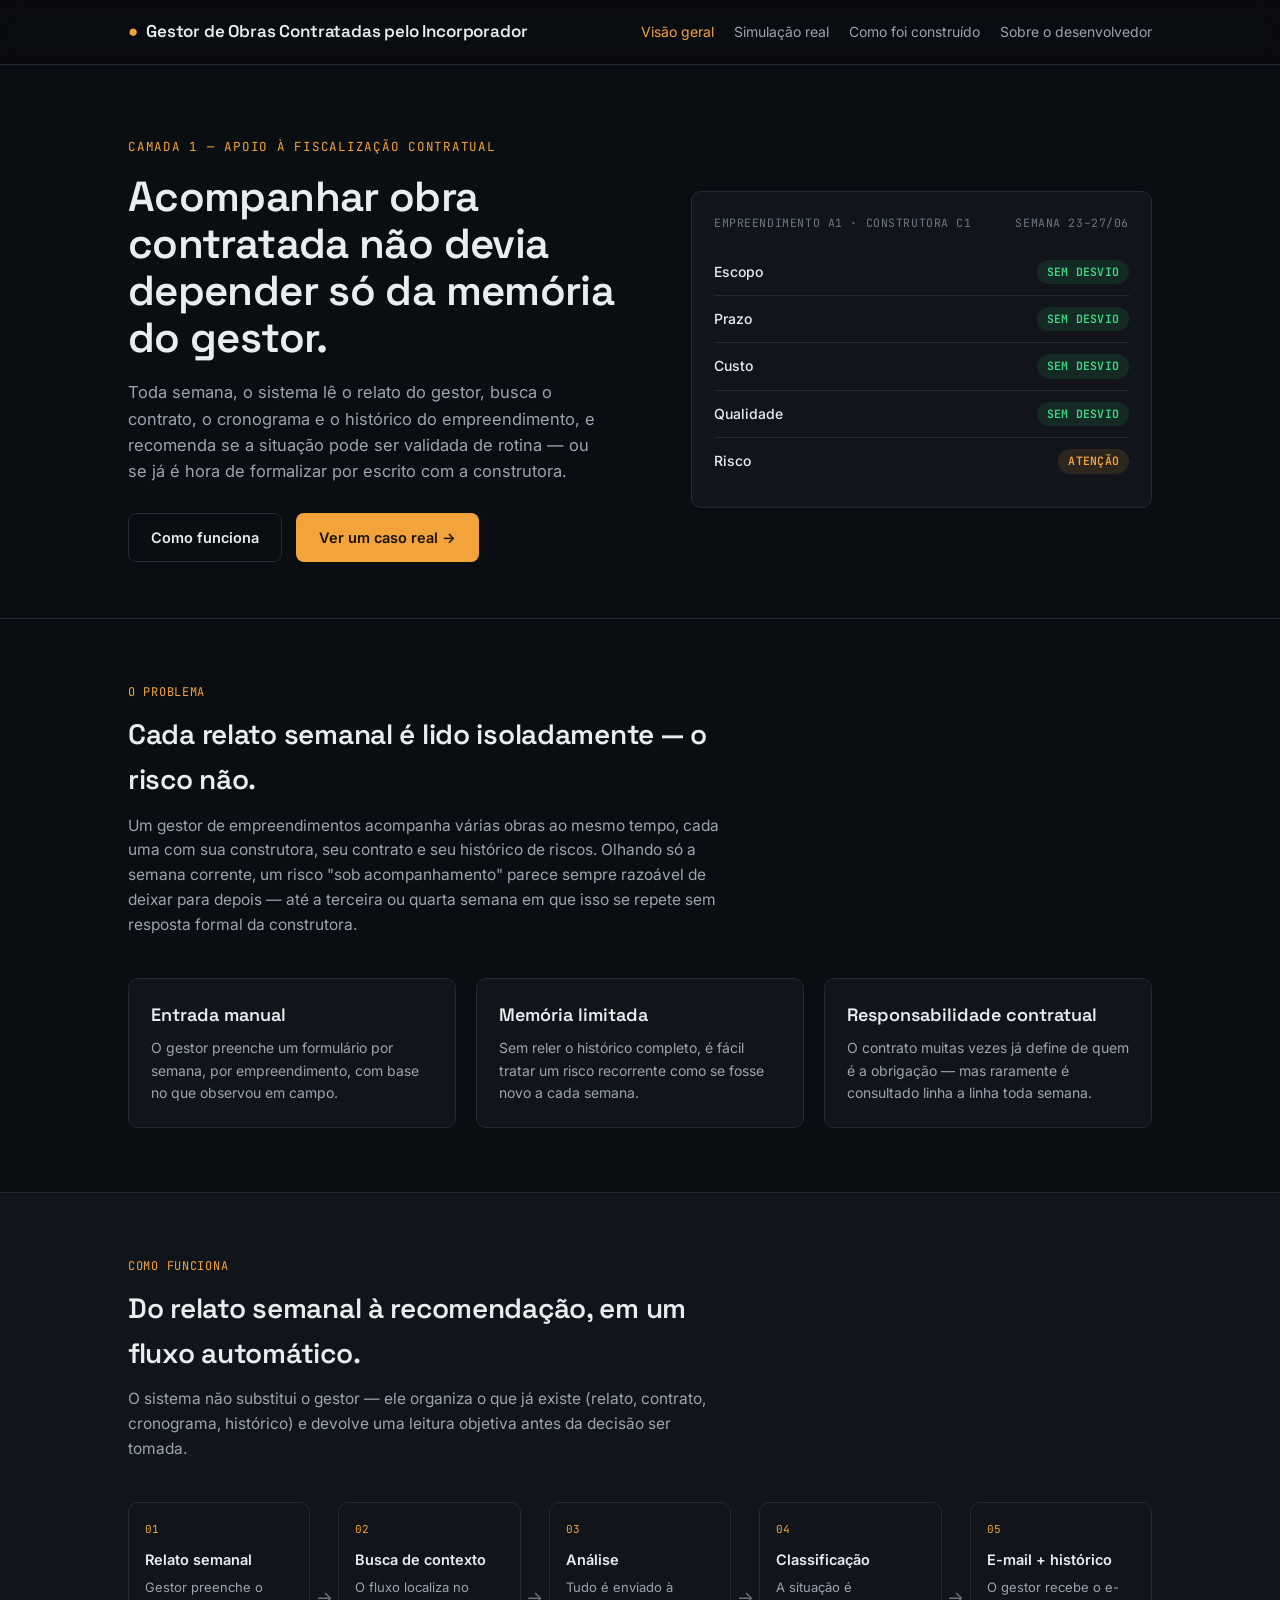
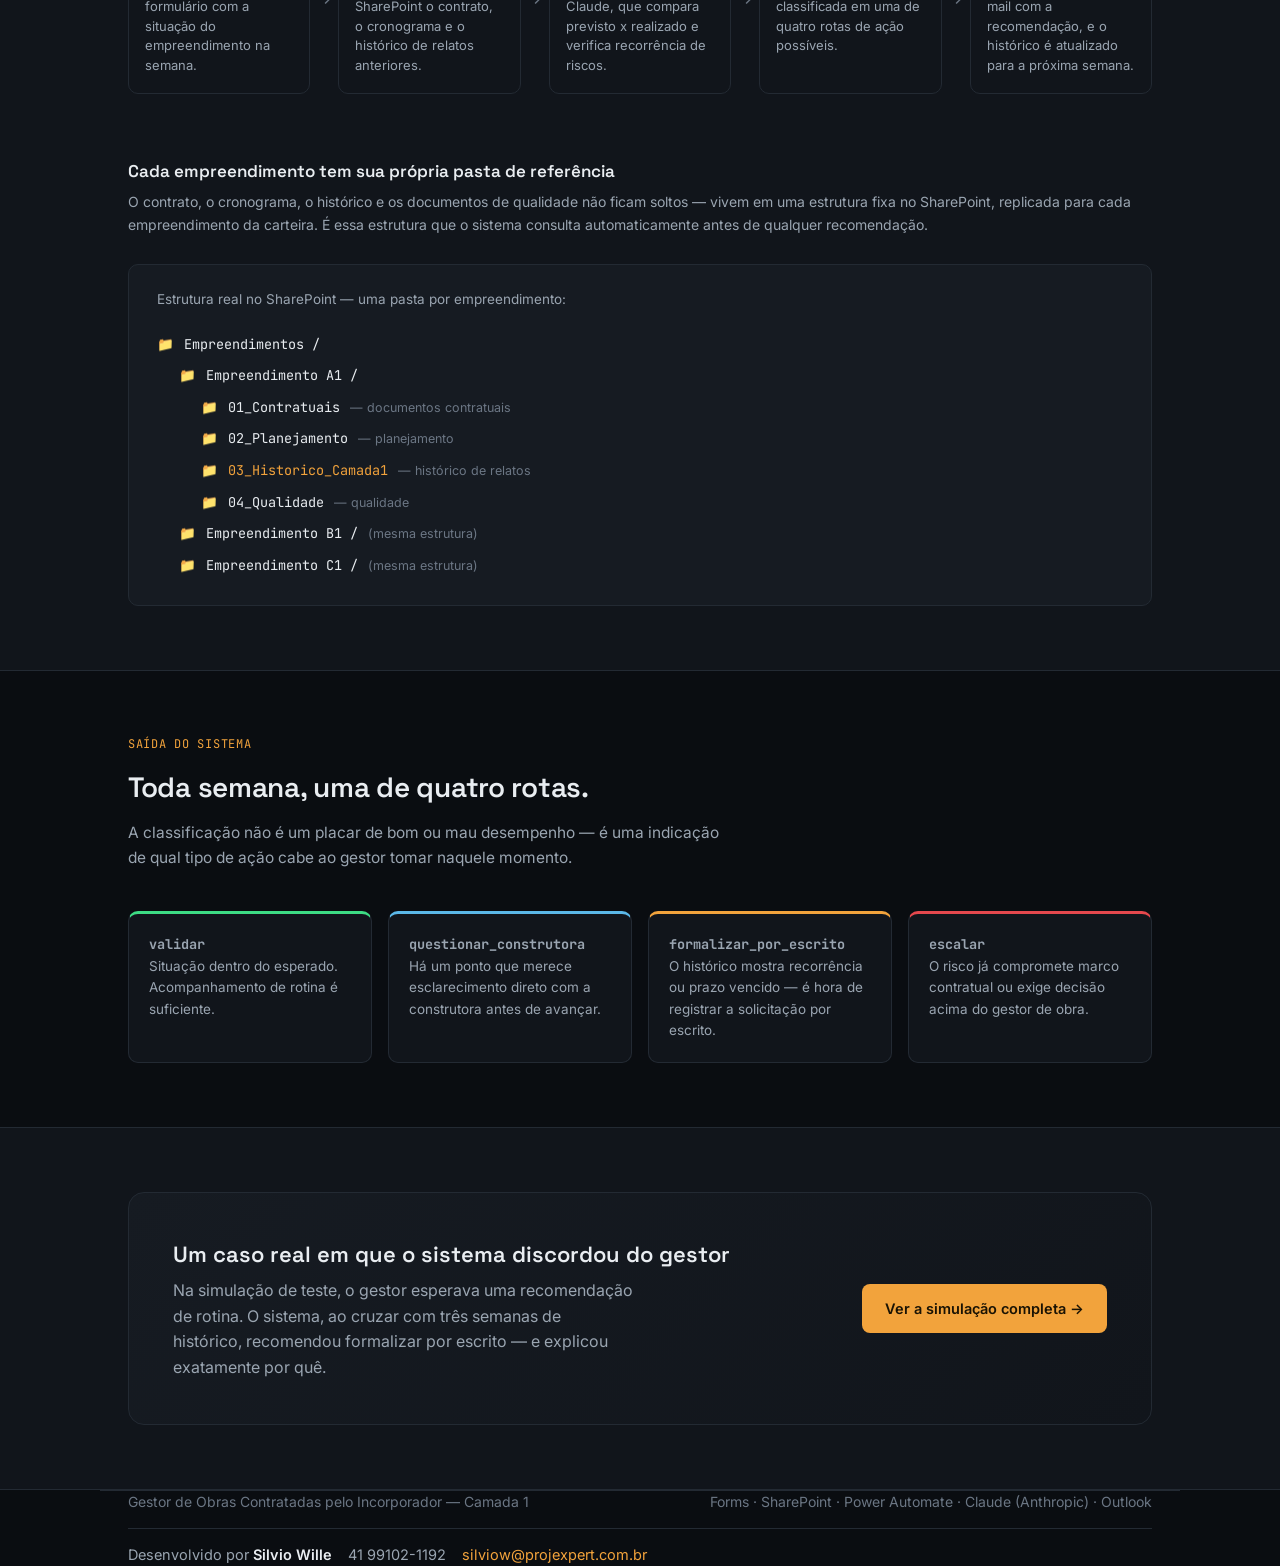
<file: index.html>
<!DOCTYPE html>
<html lang="pt-BR">
<head>
<meta charset="UTF-8">
<meta name="viewport" content="width=device-width, initial-scale=1.0">
<title>Gestor de Obras Contratadas pelo Incorporador</title>
<meta name="description" content="Sistema que analisa relatos semanais de obra, cruza com contrato e histórico, e recomenda quando validar, questionar, formalizar por escrito ou escalar com a construtora.">
<link rel="preconnect" href="https://fonts.googleapis.com">
<link href="https://fonts.googleapis.com/css2?family=Space+Grotesk:wght@500;600;700&family=Inter:wght@400;500;600&family=JetBrains+Mono:wght@400;500;600;700&display=swap" rel="stylesheet">
<link rel="stylesheet" href="assets/css/style.css">
</head>
<body>

<nav class="site-nav">
  <div class="wrap">
    <div class="brand"><span class="dot">●</span> Gestor de Obras Contratadas pelo Incorporador</div>
    <div class="nav-links">
      <a href="index.html" class="current">Visão geral</a>
      <a href="simulacao.html">Simulação real</a>
      <a href="construcao.html">Como foi construído</a>
      <a href="sobre.html">Sobre o desenvolvedor</a>
    </div>
  </div>
</nav>

<header class="hero">
  <div class="wrap hero-grid">
    <div>
      <p class="eyebrow">Camada 1 — apoio à fiscalização contratual</p>
      <h1 class="hero-title">Acompanhar obra contratada não devia depender só da memória do gestor.</h1>
      <p class="hero-lede">
        Toda semana, o sistema lê o relato do gestor, busca o contrato, o cronograma
        e o histórico do empreendimento, e recomenda se a situação pode ser validada
        de rotina — ou se já é hora de formalizar por escrito com a construtora.
      </p>
      <div class="hero-actions">
        <a href="#como-funciona" class="btn btn-ghost">Como funciona</a>
        <a href="simulacao.html" class="btn btn-primary">Ver um caso real →</a>
      </div>
    </div>

    <div class="panel">
      <div class="panel-head">
        <span>Empreendimento A1 · Construtora C1</span>
        <span>Semana 23–27/06</span>
      </div>
      <div class="axis-row">
        <span class="axis-name">Escopo</span>
        <span class="axis-status ok">SEM DESVIO</span>
      </div>
      <div class="axis-row">
        <span class="axis-name">Prazo</span>
        <span class="axis-status ok">SEM DESVIO</span>
      </div>
      <div class="axis-row">
        <span class="axis-name">Custo</span>
        <span class="axis-status ok">SEM DESVIO</span>
      </div>
      <div class="axis-row">
        <span class="axis-name">Qualidade</span>
        <span class="axis-status ok">SEM DESVIO</span>
      </div>
      <div class="axis-row">
        <span class="axis-name">Risco</span>
        <span class="axis-status warn">ATENÇÃO</span>
      </div>
    </div>
  </div>
</header>

<section>
  <div class="wrap">
    <div class="section-head">
      <p class="section-label">O problema</p>
      <h2>Cada relato semanal é lido isoladamente — o risco não.</h2>
      <p class="section-desc">
        Um gestor de empreendimentos acompanha várias obras ao mesmo tempo, cada uma
        com sua construtora, seu contrato e seu histórico de riscos. Olhando só a
        semana corrente, um risco "sob acompanhamento" parece sempre razoável de
        deixar para depois — até a terceira ou quarta semana em que isso se repete
        sem resposta formal da construtora.
      </p>
    </div>

    <div class="card-grid">
      <div class="info-card">
        <h3>Entrada manual</h3>
        <p>O gestor preenche um formulário por semana, por empreendimento, com base no que observou em campo.</p>
      </div>
      <div class="info-card">
        <h3>Memória limitada</h3>
        <p>Sem reler o histórico completo, é fácil tratar um risco recorrente como se fosse novo a cada semana.</p>
      </div>
      <div class="info-card">
        <h3>Responsabilidade contratual</h3>
        <p>O contrato muitas vezes já define de quem é a obrigação — mas raramente é consultado linha a linha toda semana.</p>
      </div>
    </div>
  </div>
</section>

<section class="alt" id="como-funciona">
  <div class="wrap">
    <div class="section-head">
      <p class="section-label">Como funciona</p>
      <h2>Do relato semanal à recomendação, em um fluxo automático.</h2>
      <p class="section-desc">
        O sistema não substitui o gestor — ele organiza o que já existe (relato,
        contrato, cronograma, histórico) e devolve uma leitura objetiva antes da
        decisão ser tomada.
      </p>
    </div>

    <div class="flow">
      <div class="flow-step">
        <span class="step-no">01</span>
        <h4>Relato semanal</h4>
        <p>Gestor preenche o formulário com a situação do empreendimento na semana.</p>
      </div>
      <div class="flow-arrow">→</div>
      <div class="flow-step">
        <span class="step-no">02</span>
        <h4>Busca de contexto</h4>
        <p>O fluxo localiza no SharePoint o contrato, o cronograma e o histórico de relatos anteriores.</p>
      </div>
      <div class="flow-arrow">→</div>
      <div class="flow-step">
        <span class="step-no">03</span>
        <h4>Análise</h4>
        <p>Tudo é enviado à Claude, que compara previsto x realizado e verifica recorrência de riscos.</p>
      </div>
      <div class="flow-arrow">→</div>
      <div class="flow-step">
        <span class="step-no">04</span>
        <h4>Classificação</h4>
        <p>A situação é classificada em uma de quatro rotas de ação possíveis.</p>
      </div>
      <div class="flow-arrow">→</div>
      <div class="flow-step">
        <span class="step-no">05</span>
        <h4>E-mail + histórico</h4>
        <p>O gestor recebe o e-mail com a recomendação, e o histórico é atualizado para a próxima semana.</p>
      </div>
    </div>

    <div class="subsection-head">
      <h3>Cada empreendimento tem sua própria pasta de referência</h3>
      <p>
        O contrato, o cronograma, o histórico e os documentos de qualidade não
        ficam soltos — vivem em uma estrutura fixa no SharePoint, replicada
        para cada empreendimento da carteira. É essa estrutura que o sistema
        consulta automaticamente antes de qualquer recomendação.
      </p>
    </div>

    <div class="folder-tree">
      <p class="folder-tree-note">Estrutura real no SharePoint — uma pasta por empreendimento:</p>
      <div class="ft-row ft-l1"><span class="ft-icon">📁</span><span class="ft-name">Empreendimentos /</span></div>
      <div class="ft-row ft-l2"><span class="ft-icon">📁</span><span class="ft-name">Empreendimento A1 /</span></div>
      <div class="ft-row ft-l3"><span class="ft-icon">📁</span><span class="ft-name">01_Contratuais</span> <span class="ft-desc">— documentos contratuais</span></div>
      <div class="ft-row ft-l3"><span class="ft-icon">📁</span><span class="ft-name">02_Planejamento</span> <span class="ft-desc">— planejamento</span></div>
      <div class="ft-row ft-l3 ft-highlight"><span class="ft-icon">📁</span><span class="ft-name">03_Historico_Camada1</span> <span class="ft-desc">— histórico de relatos</span></div>
      <div class="ft-row ft-l3"><span class="ft-icon">📁</span><span class="ft-name">04_Qualidade</span> <span class="ft-desc">— qualidade</span></div>
      <div class="ft-row ft-l2"><span class="ft-icon">📁</span><span class="ft-name">Empreendimento B1 /</span> <span class="ft-desc">(mesma estrutura)</span></div>
      <div class="ft-row ft-l2"><span class="ft-icon">📁</span><span class="ft-name">Empreendimento C1 /</span> <span class="ft-desc">(mesma estrutura)</span></div>
    </div>
  </div>
</section>

<section>
  <div class="wrap">
    <div class="section-head">
      <p class="section-label">Saída do sistema</p>
      <h2>Toda semana, uma de quatro rotas.</h2>
      <p class="section-desc">
        A classificação não é um placar de bom ou mau desempenho — é uma indicação
        de qual tipo de ação cabe ao gestor tomar naquele momento.
      </p>
    </div>

    <div class="routes-grid">
      <div class="route-card validar">
        <p class="route-name">validar</p>
        <p>Situação dentro do esperado. Acompanhamento de rotina é suficiente.</p>
      </div>
      <div class="route-card questionar">
        <p class="route-name">questionar_construtora</p>
        <p>Há um ponto que merece esclarecimento direto com a construtora antes de avançar.</p>
      </div>
      <div class="route-card formalizar">
        <p class="route-name">formalizar_por_escrito</p>
        <p>O histórico mostra recorrência ou prazo vencido — é hora de registrar a solicitação por escrito.</p>
      </div>
      <div class="route-card escalar">
        <p class="route-name">escalar</p>
        <p>O risco já compromete marco contratual ou exige decisão acima do gestor de obra.</p>
      </div>
    </div>
  </div>
</section>

<section class="alt">
  <div class="wrap">
    <div class="cta-banner">
      <div>
        <h3>Um caso real em que o sistema discordou do gestor</h3>
        <p>
          Na simulação de teste, o gestor esperava uma recomendação de rotina.
          O sistema, ao cruzar com três semanas de histórico, recomendou
          formalizar por escrito — e explicou exatamente por quê.
        </p>
      </div>
      <a href="simulacao.html" class="btn btn-primary">Ver a simulação completa →</a>
    </div>
  </div>
</section>

<footer class="wrap">
  <div class="footer-row">
    <span>Gestor de Obras Contratadas pelo Incorporador — Camada 1</span>
    <span>Forms · SharePoint · Power Automate · Claude (Anthropic) · Outlook</span>
  </div>
  <div class="footer-credit">
    <span>Desenvolvido por <strong>Silvio Wille</strong></span>
    <span>41 99102-1192</span>
    <a href="mailto:silviow@projexpert.com.br">silviow@projexpert.com.br</a>
  </div>
</footer>

</body>
</html>
</file>
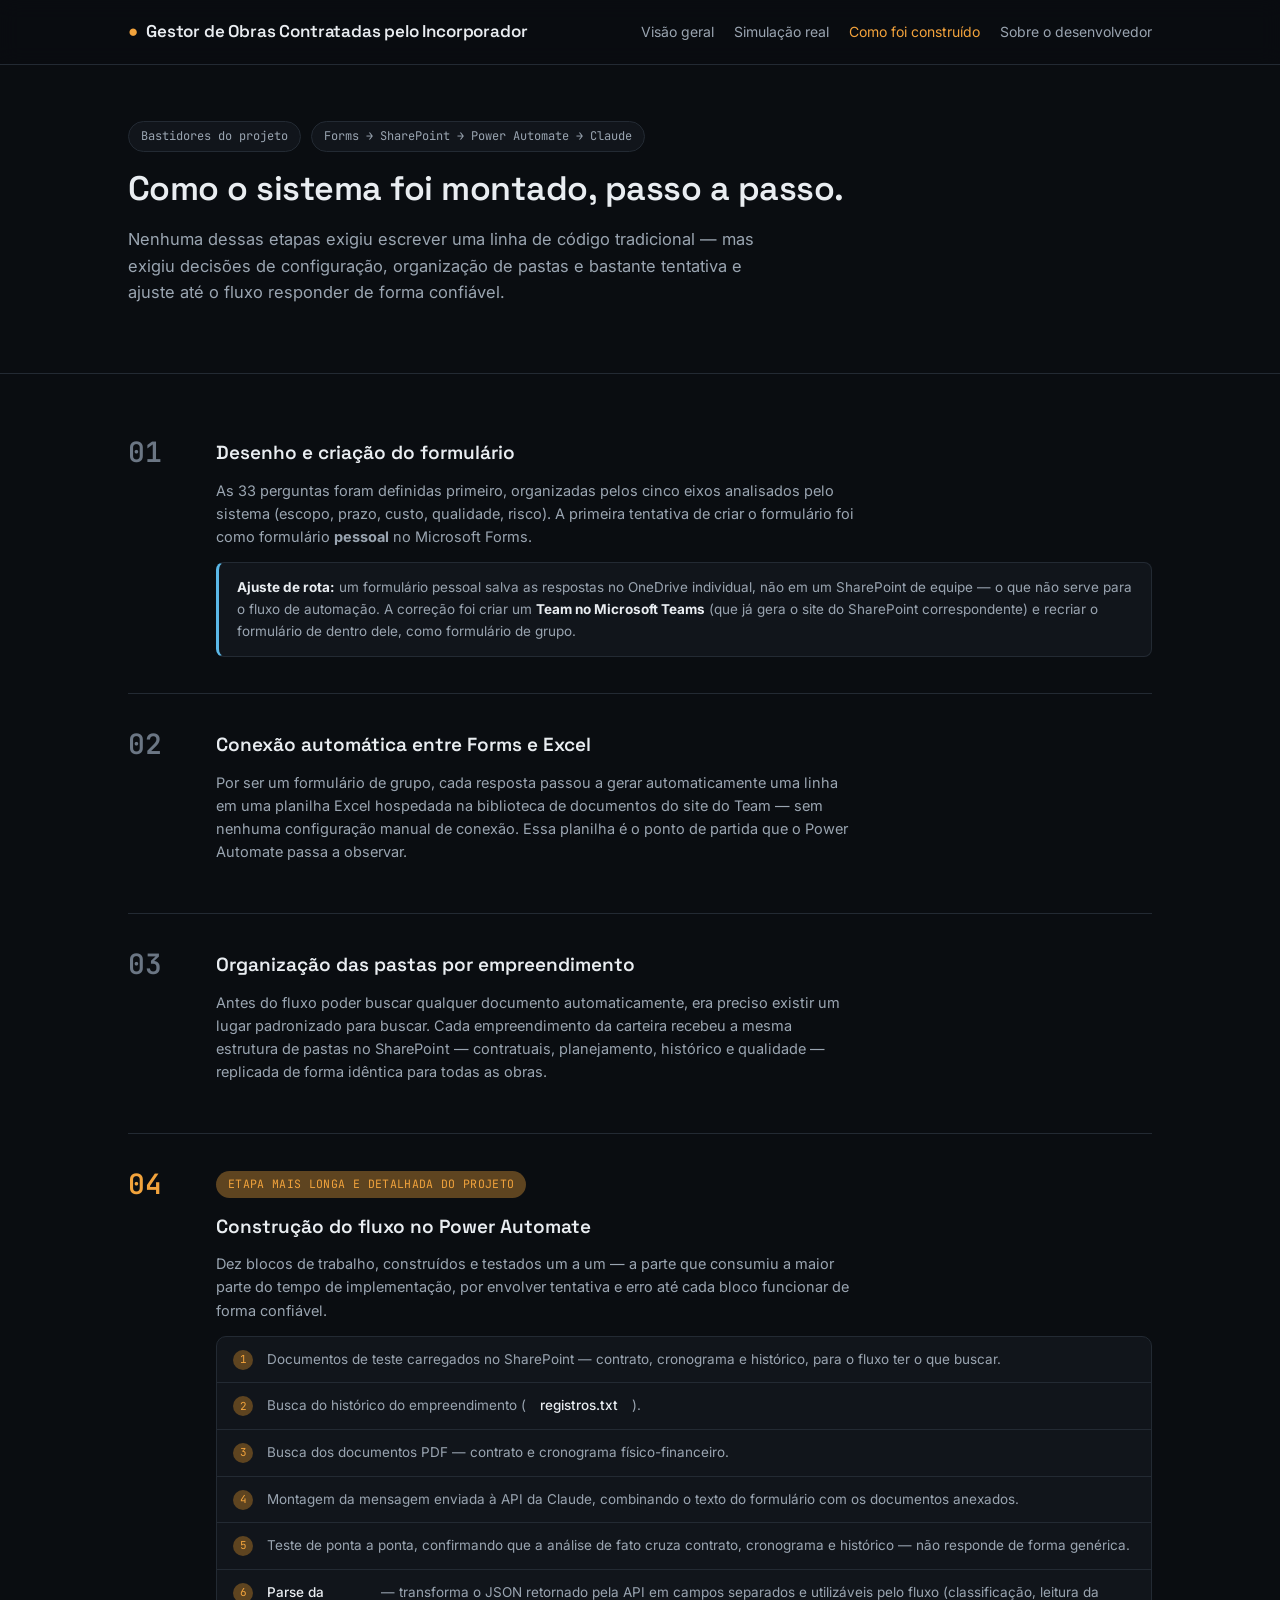
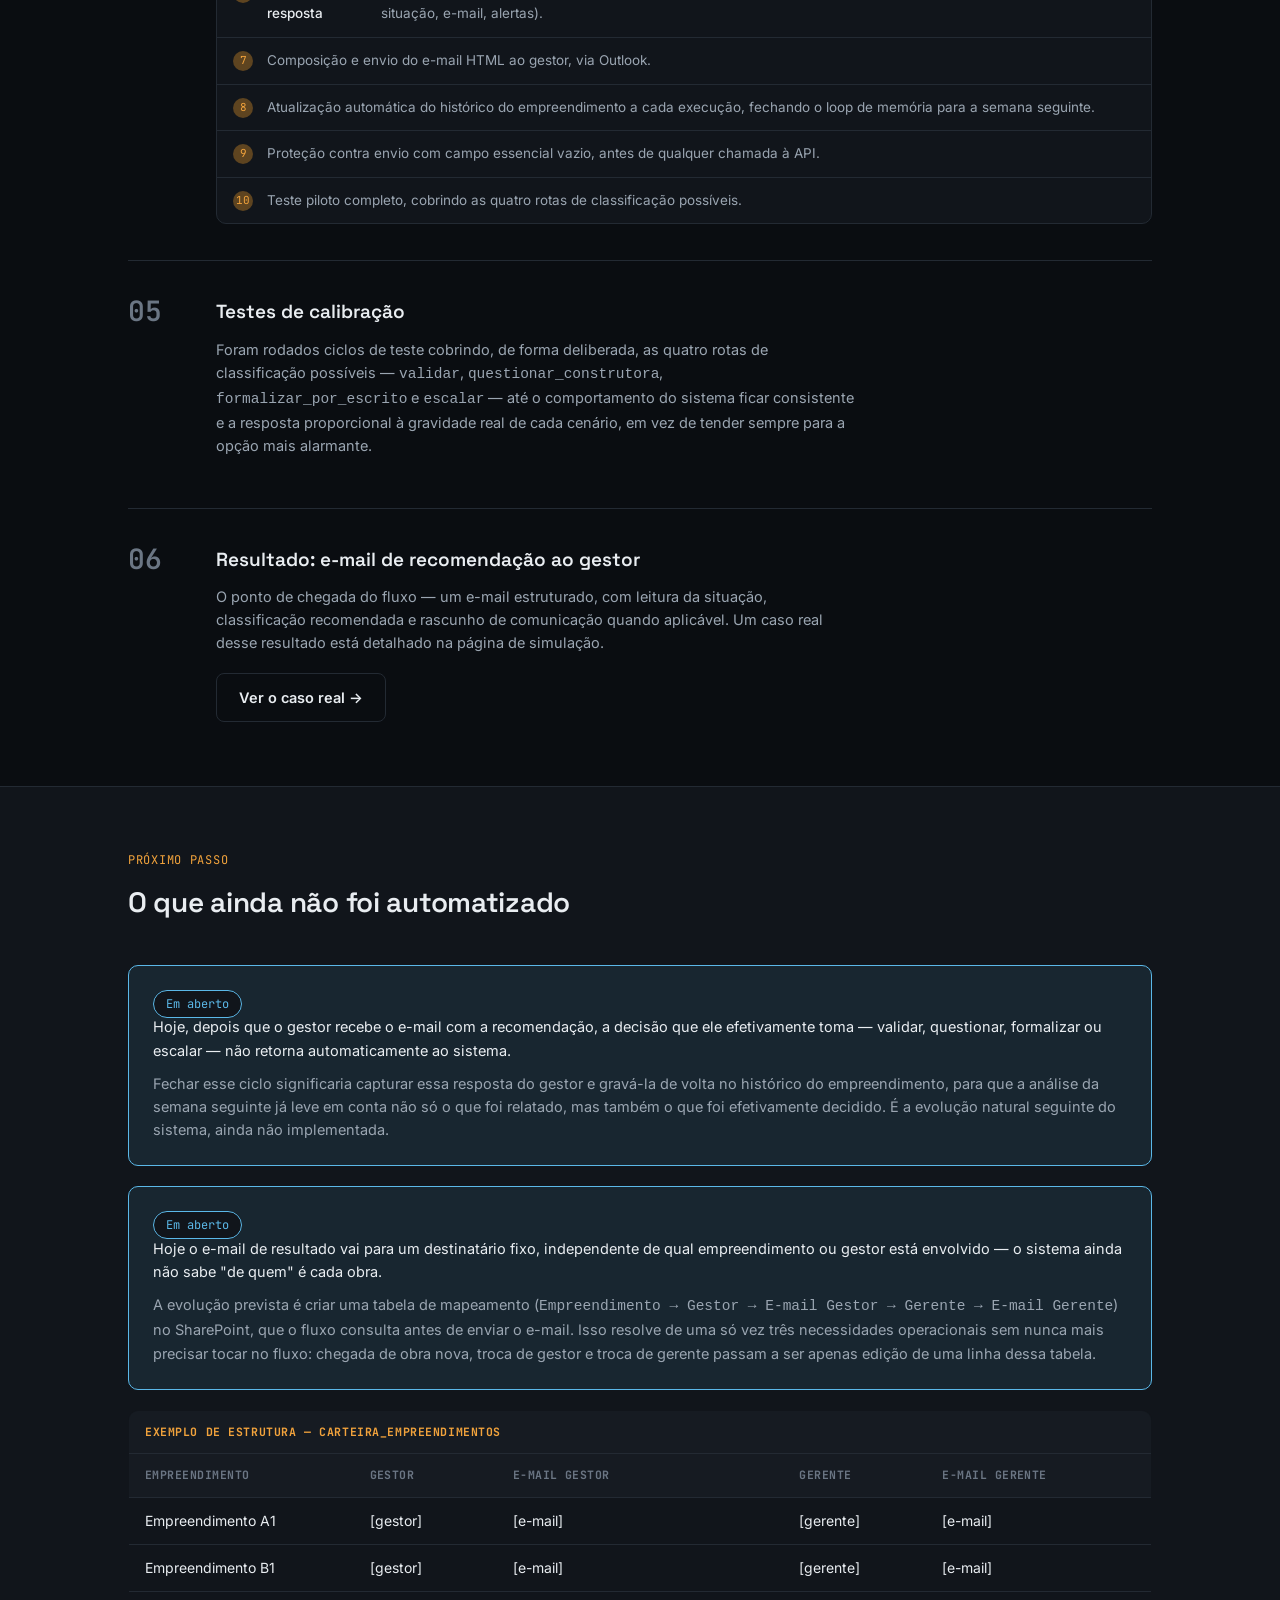
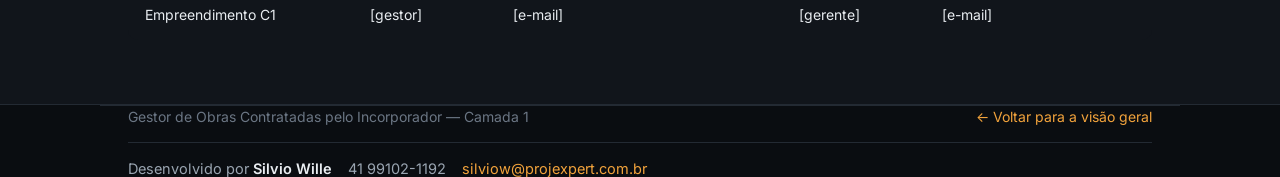
<file: construcao.html>
<!DOCTYPE html>
<html lang="pt-BR">
<head>
<meta charset="UTF-8">
<meta name="viewport" content="width=device-width, initial-scale=1.0">
<title>Como foi construído | Gestor de Obras Contratadas pelo Incorporador</title>
<meta name="description" content="O caminho real de implementação do sistema: do desenho do formulário ao fluxo no Power Automate, os testes de calibração e o próximo passo ainda em aberto.">
<link rel="preconnect" href="https://fonts.googleapis.com">
<link href="https://fonts.googleapis.com/css2?family=Space+Grotesk:wght@500;600;700&family=Inter:wght@400;500;600&family=JetBrains+Mono:wght@400;500;600;700&display=swap" rel="stylesheet">
<link rel="stylesheet" href="assets/css/style.css">
</head>
<body>

<nav class="site-nav">
  <div class="wrap">
    <div class="brand"><span class="dot">●</span> Gestor de Obras Contratadas pelo Incorporador</div>
    <div class="nav-links">
      <a href="index.html">Visão geral</a>
      <a href="simulacao.html">Simulação real</a>
      <a href="construcao.html" class="current">Como foi construído</a>
      <a href="sobre.html">Sobre o desenvolvedor</a>
    </div>
  </div>
</nav>

<header class="case-header">
  <div class="wrap">
    <div class="case-tags">
      <span class="tag">Bastidores do projeto</span>
      <span class="tag">Forms → SharePoint → Power Automate → Claude</span>
    </div>
    <h1 class="hero-title" style="font-size: 34px; max-width: 720px;">
      Como o sistema foi montado, passo a passo.
    </h1>
    <p class="hero-lede" style="max-width: 640px;">
      Nenhuma dessas etapas exigiu escrever uma linha de código tradicional —
      mas exigiu decisões de configuração, organização de pastas e bastante
      tentativa e ajuste até o fluxo responder de forma confiável.
    </p>
  </div>
</header>

<section>
  <div class="wrap">
    <div class="build-trail">

      <div class="build-step">
        <div class="build-step-no">01</div>
        <div class="build-step-body">
          <h3>Desenho e criação do formulário</h3>
          <p>
            As 33 perguntas foram definidas primeiro, organizadas pelos cinco
            eixos analisados pelo sistema (escopo, prazo, custo, qualidade,
            risco). A primeira tentativa de criar o formulário foi como
            formulário <strong>pessoal</strong> no Microsoft Forms.
          </p>
          <div class="detour-note">
            <strong>Ajuste de rota:</strong> um formulário pessoal salva as
            respostas no OneDrive individual, não em um SharePoint de equipe —
            o que não serve para o fluxo de automação. A correção foi criar um
            <strong>Team no Microsoft Teams</strong> (que já gera o site do
            SharePoint correspondente) e recriar o formulário de dentro dele,
            como formulário de grupo.
          </div>
        </div>
      </div>

      <div class="build-step">
        <div class="build-step-no">02</div>
        <div class="build-step-body">
          <h3>Conexão automática entre Forms e Excel</h3>
          <p>
            Por ser um formulário de grupo, cada resposta passou a gerar
            automaticamente uma linha em uma planilha Excel hospedada na
            biblioteca de documentos do site do Team — sem nenhuma
            configuração manual de conexão. Essa planilha é o ponto de partida
            que o Power Automate passa a observar.
          </p>
        </div>
      </div>

      <div class="build-step">
        <div class="build-step-no">03</div>
        <div class="build-step-body">
          <h3>Organização das pastas por empreendimento</h3>
          <p>
            Antes do fluxo poder buscar qualquer documento automaticamente,
            era preciso existir um lugar padronizado para buscar. Cada
            empreendimento da carteira recebeu a mesma estrutura de pastas no
            SharePoint — contratuais, planejamento, histórico e qualidade —
            replicada de forma idêntica para todas as obras.
          </p>
        </div>
      </div>

      <div class="build-step is-longest">
        <div class="build-step-no">04</div>
        <div class="build-step-body">
          <span class="duration-badge">Etapa mais longa e detalhada do projeto</span>
          <h3>Construção do fluxo no Power Automate</h3>
          <p>
            Dez blocos de trabalho, construídos e testados um a um — a parte
            que consumiu a maior parte do tempo de implementação, por
            envolver tentativa e erro até cada bloco funcionar de forma
            confiável.
          </p>
          <ol class="substep-list">
            <li>Documentos de teste carregados no SharePoint — contrato, cronograma e histórico, para o fluxo ter o que buscar.</li>
            <li>Busca do histórico do empreendimento (<strong>registros.txt</strong>).</li>
            <li>Busca dos documentos PDF — contrato e cronograma físico-financeiro.</li>
            <li>Montagem da mensagem enviada à API da Claude, combinando o texto do formulário com os documentos anexados.</li>
            <li>Teste de ponta a ponta, confirmando que a análise de fato cruza contrato, cronograma e histórico — não responde de forma genérica.</li>
            <li><strong>Parse da resposta</strong> — transforma o JSON retornado pela API em campos separados e utilizáveis pelo fluxo (classificação, leitura da situação, e-mail, alertas).</li>
            <li>Composição e envio do e-mail HTML ao gestor, via Outlook.</li>
            <li>Atualização automática do histórico do empreendimento a cada execução, fechando o loop de memória para a semana seguinte.</li>
            <li>Proteção contra envio com campo essencial vazio, antes de qualquer chamada à API.</li>
            <li>Teste piloto completo, cobrindo as quatro rotas de classificação possíveis.</li>
          </ol>
        </div>
      </div>

      <div class="build-step">
        <div class="build-step-no">05</div>
        <div class="build-step-body">
          <h3>Testes de calibração</h3>
          <p>
            Foram rodados ciclos de teste cobrindo, de forma deliberada, as
            quatro rotas de classificação possíveis — <code>validar</code>,
            <code>questionar_construtora</code>, <code>formalizar_por_escrito</code>
            e <code>escalar</code> — até o comportamento do sistema ficar
            consistente e a resposta proporcional à gravidade real de cada
            cenário, em vez de tender sempre para a opção mais alarmante.
          </p>
        </div>
      </div>

      <div class="build-step">
        <div class="build-step-no">06</div>
        <div class="build-step-body">
          <h3>Resultado: e-mail de recomendação ao gestor</h3>
          <p>
            O ponto de chegada do fluxo — um e-mail estruturado, com leitura
            da situação, classificação recomendada e rascunho de comunicação
            quando aplicável. Um caso real desse resultado está detalhado na
            página de simulação.
          </p>
          <a href="simulacao.html" class="btn btn-ghost" style="margin-top: 4px;">Ver o caso real →</a>
        </div>
      </div>

    </div>
  </div>
</section>

<section class="alt">
  <div class="wrap">
    <div class="section-head">
      <p class="section-label">Próximo passo</p>
      <h2>O que ainda não foi automatizado</h2>
    </div>

    <div class="next-step-card">
      <span class="tag">Em aberto</span>
      <p>
        Hoje, depois que o gestor recebe o e-mail com a recomendação, a
        decisão que ele efetivamente toma — validar, questionar, formalizar
        ou escalar — não retorna automaticamente ao sistema.
      </p>
      <p>
        Fechar esse ciclo significaria capturar essa resposta do gestor e
        gravá-la de volta no histórico do empreendimento, para que a análise
        da semana seguinte já leve em conta não só o que foi relatado, mas
        também o que foi efetivamente decidido. É a evolução natural seguinte
        do sistema, ainda não implementada.
      </p>
    </div>

    <div class="next-step-card" style="margin-top: 20px;">
      <span class="tag">Em aberto</span>
      <p>
        Hoje o e-mail de resultado vai para um destinatário fixo, independente
        de qual empreendimento ou gestor está envolvido — o sistema ainda não
        sabe "de quem" é cada obra.
      </p>
      <p>
        A evolução prevista é criar uma tabela de mapeamento
        (<code>Empreendimento → Gestor → E-mail Gestor → Gerente → E-mail
        Gerente</code>) no SharePoint, que o fluxo consulta antes de enviar o
        e-mail. Isso resolve de uma só vez três necessidades operacionais sem
        nunca mais precisar tocar no fluxo: chegada de obra nova, troca de
        gestor e troca de gerente passam a ser apenas edição de uma linha
        dessa tabela.
      </p>
    </div>

    <div class="data-table-scroll" style="margin-top: 20px;">
      <table class="data-table data-table--wide">
        <tr class="group-row"><th colspan="5">Exemplo de estrutura — Carteira_Empreendimentos</th></tr>
        <tr>
          <th>Empreendimento</th>
          <th>Gestor</th>
          <th>E-mail Gestor</th>
          <th>Gerente</th>
          <th>E-mail Gerente</th>
        </tr>
        <tr><td>Empreendimento A1</td><td>[gestor]</td><td>[e-mail]</td><td>[gerente]</td><td>[e-mail]</td></tr>
        <tr><td>Empreendimento B1</td><td>[gestor]</td><td>[e-mail]</td><td>[gerente]</td><td>[e-mail]</td></tr>
        <tr><td>Empreendimento C1</td><td>[gestor]</td><td>[e-mail]</td><td>[gerente]</td><td>[e-mail]</td></tr>
      </table>
    </div>
  </div>
</section>

<footer class="wrap">
  <div class="footer-row">
    <span>Gestor de Obras Contratadas pelo Incorporador — Camada 1</span>
    <a href="index.html">← Voltar para a visão geral</a>
  </div>
  <div class="footer-credit">
    <span>Desenvolvido por <strong>Silvio Wille</strong></span>
    <span>41 99102-1192</span>
    <a href="mailto:silviow@projexpert.com.br">silviow@projexpert.com.br</a>
  </div>
</footer>

</body>
</html>
</file>
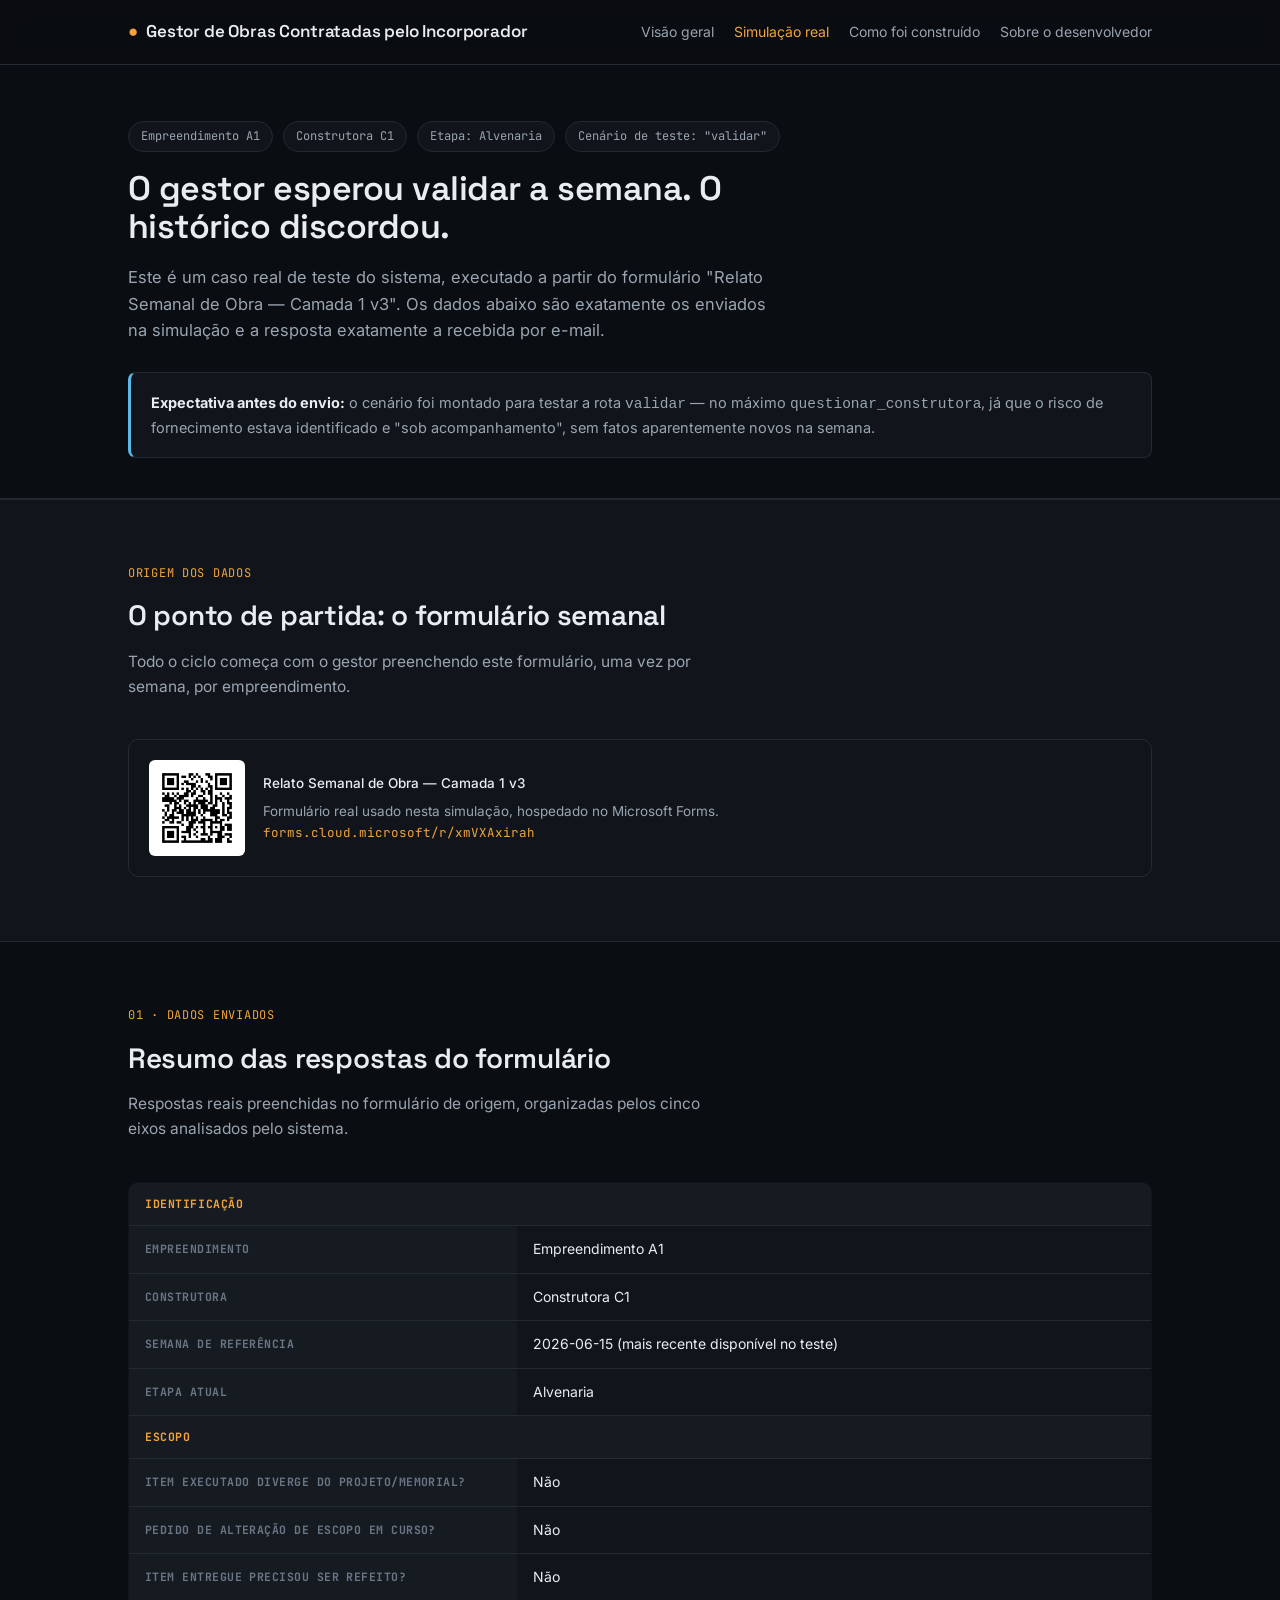
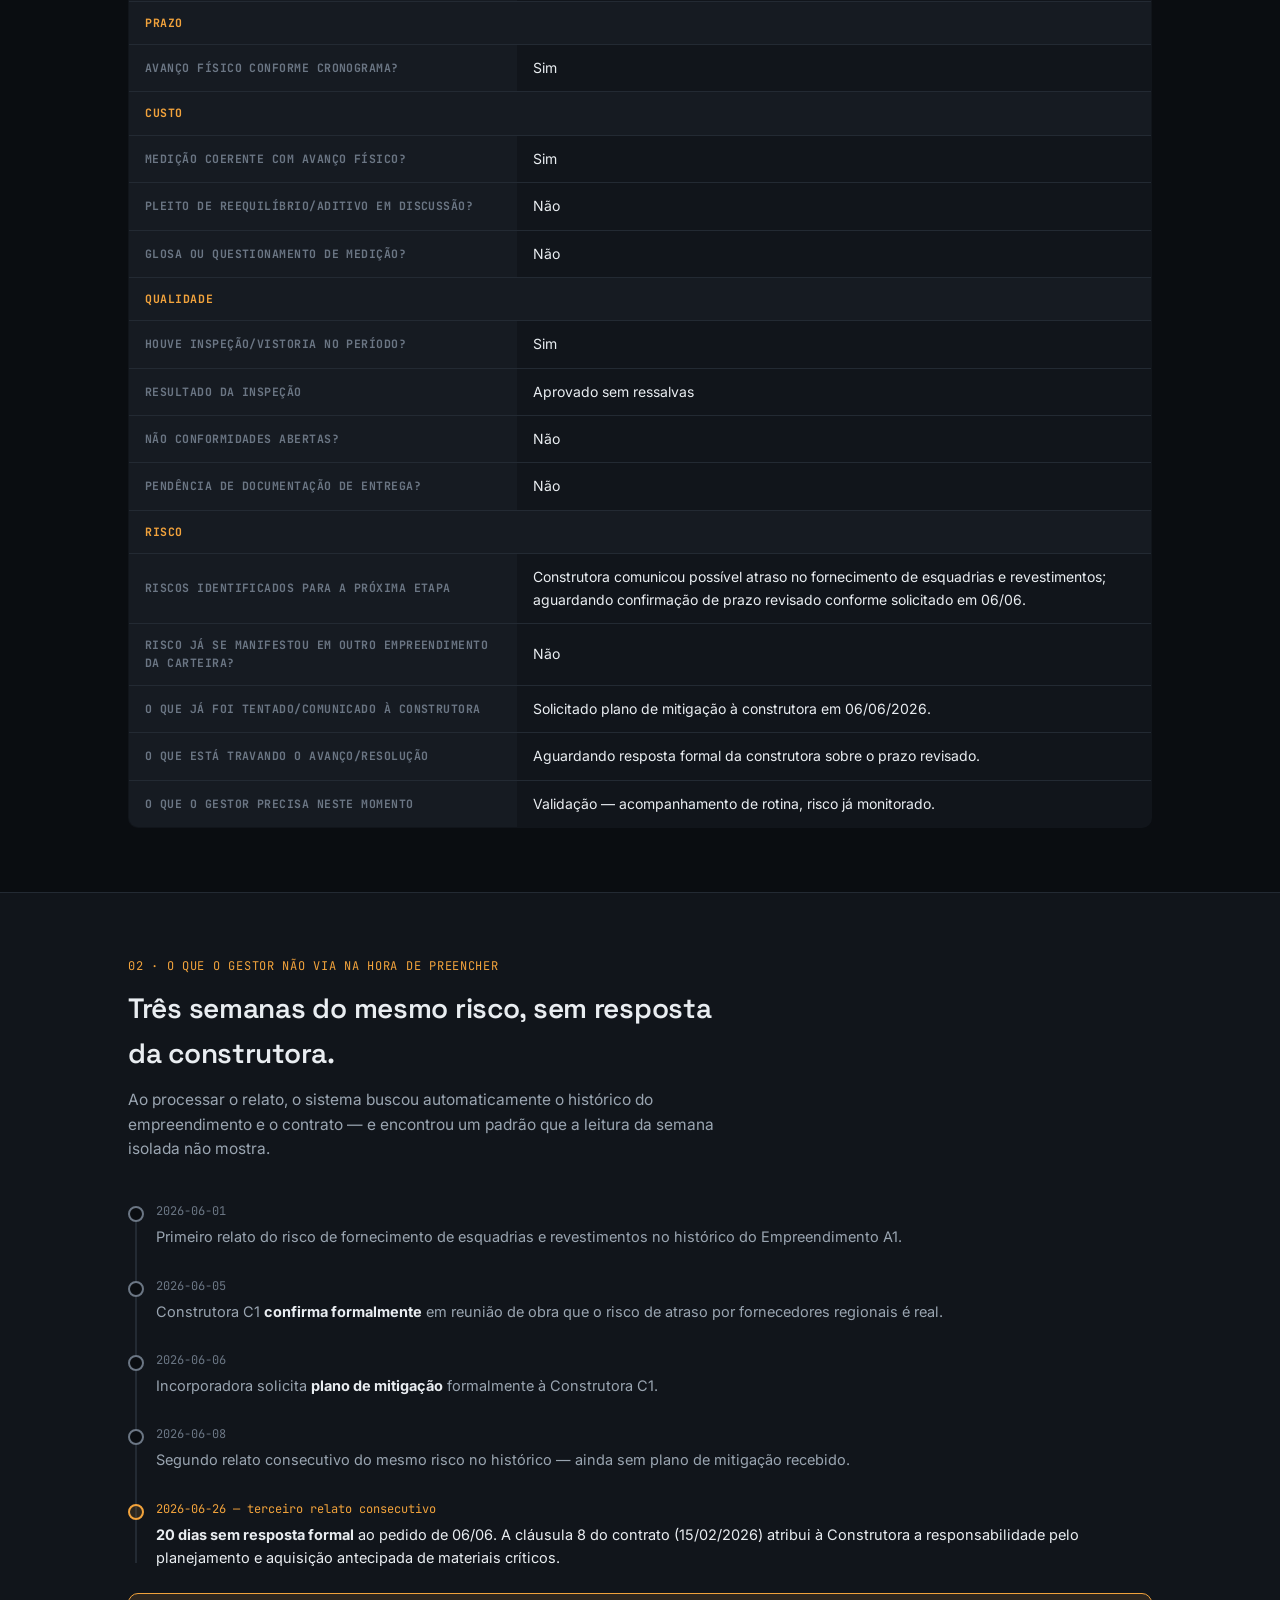
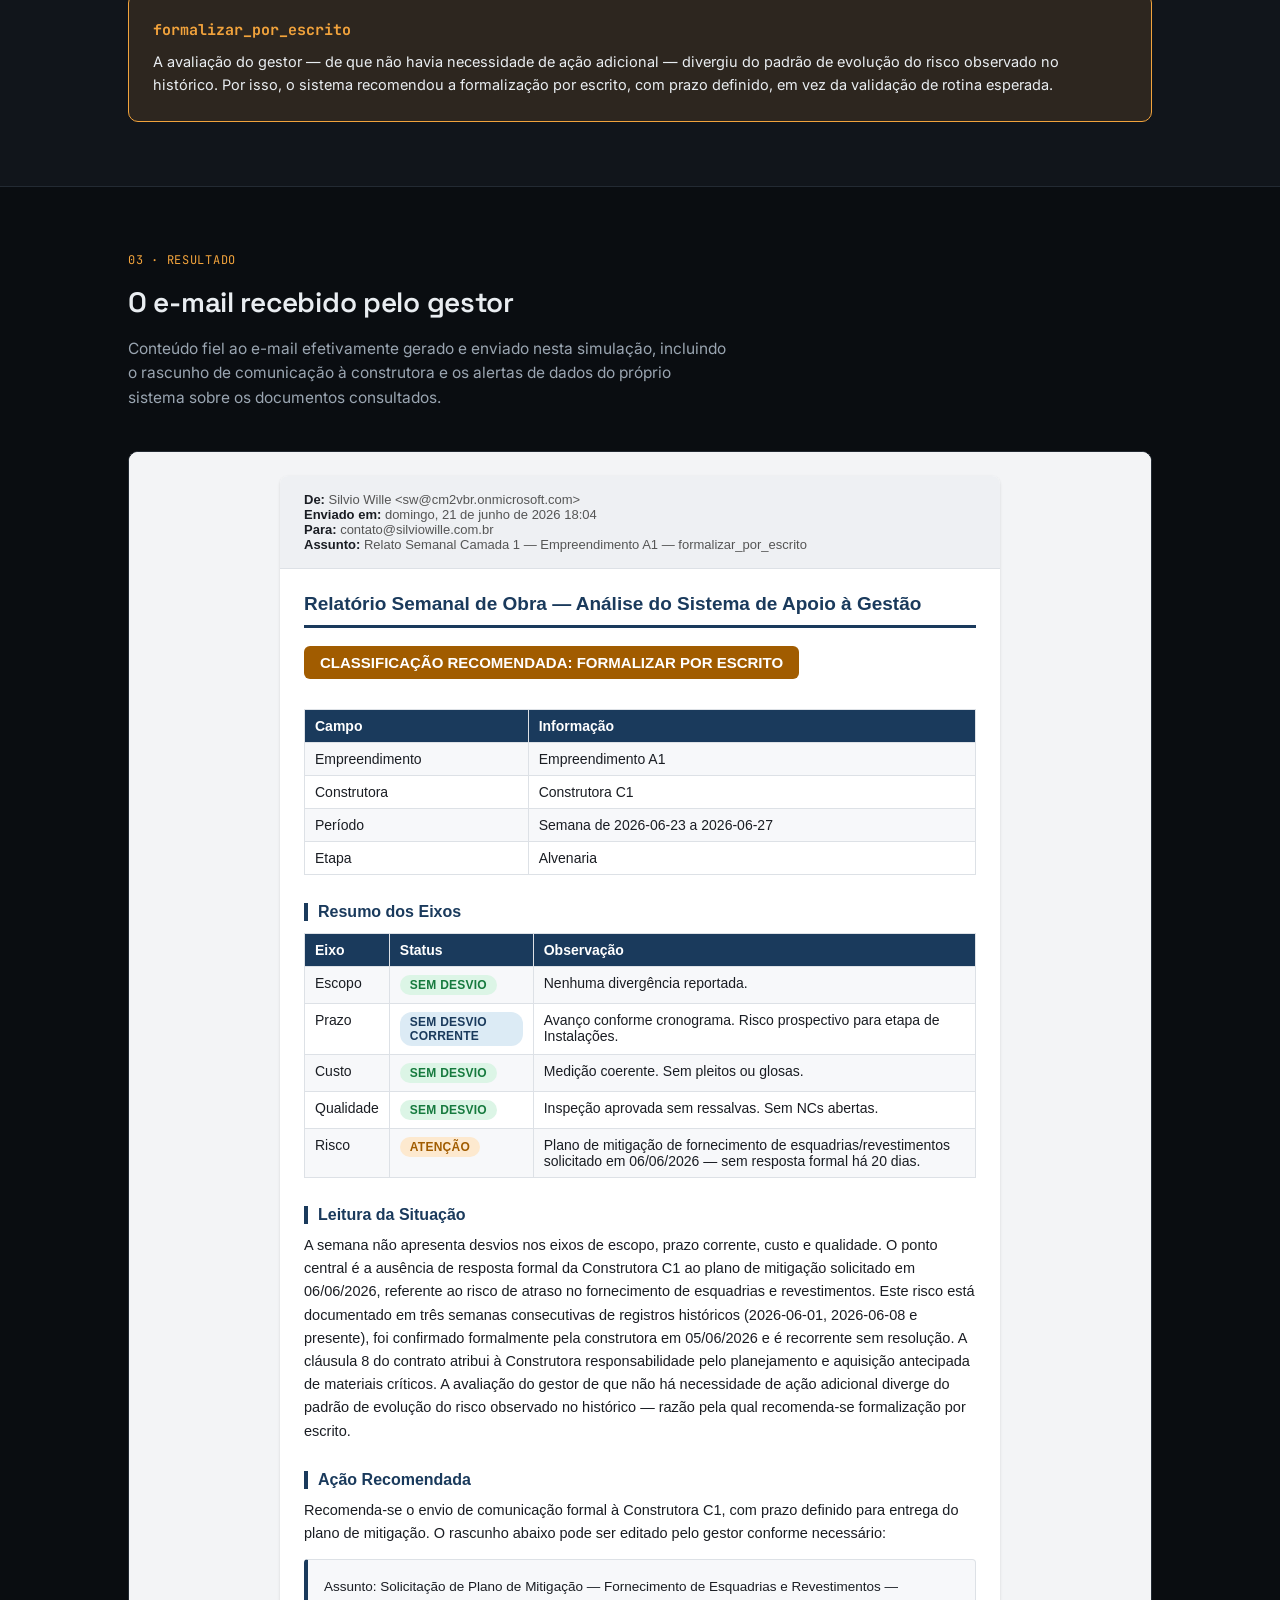
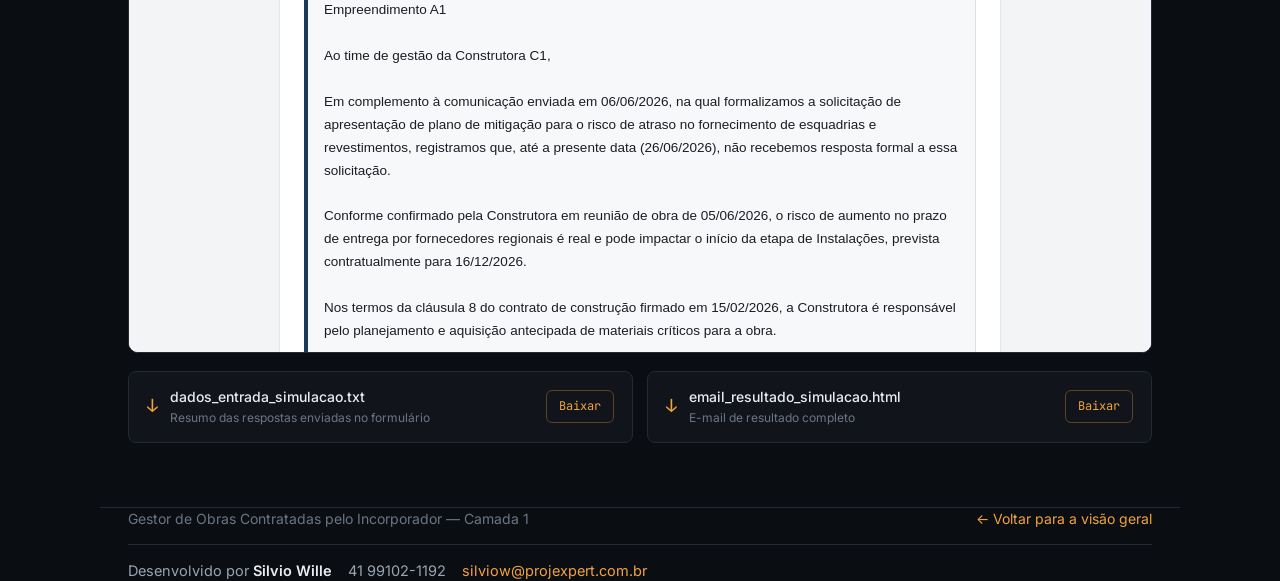
<file: simulacao.html>
<!DOCTYPE html>
<html lang="pt-BR">
<head>
<meta charset="UTF-8">
<meta name="viewport" content="width=device-width, initial-scale=1.0">
<title>Simulação real — Empreendimento A1 | Gestor de Obras Contratadas pelo Incorporador</title>
<meta name="description" content="Caso de teste real: o gestor esperava uma recomendação de rotina, o sistema recomendou formalizar por escrito após cruzar com o histórico do empreendimento.">
<link rel="preconnect" href="https://fonts.googleapis.com">
<link href="https://fonts.googleapis.com/css2?family=Space+Grotesk:wght@500;600;700&family=Inter:wght@400;500;600&family=JetBrains+Mono:wght@400;500;600;700&display=swap" rel="stylesheet">
<link rel="stylesheet" href="assets/css/style.css">
</head>
<body>

<nav class="site-nav">
  <div class="wrap">
    <div class="brand"><span class="dot">●</span> Gestor de Obras Contratadas pelo Incorporador</div>
    <div class="nav-links">
      <a href="index.html">Visão geral</a>
      <a href="simulacao.html" class="current">Simulação real</a>
      <a href="construcao.html">Como foi construído</a>
      <a href="sobre.html">Sobre o desenvolvedor</a>
    </div>
  </div>
</nav>

<header class="case-header">
  <div class="wrap">
    <div class="case-tags">
      <span class="tag">Empreendimento A1</span>
      <span class="tag">Construtora C1</span>
      <span class="tag">Etapa: Alvenaria</span>
      <span class="tag">Cenário de teste: "validar"</span>
    </div>
    <h1 class="hero-title" style="font-size: 34px; max-width: 720px;">
      O gestor esperou validar a semana. O histórico discordou.
    </h1>
    <p class="hero-lede" style="max-width: 640px;">
      Este é um caso real de teste do sistema, executado a partir do formulário
      "Relato Semanal de Obra — Camada 1 v3". Os dados abaixo são exatamente os
      enviados na simulação e a resposta exatamente a recebida por e-mail.
    </p>

    <div class="expectation-box">
      <strong>Expectativa antes do envio:</strong> o cenário foi montado para
      testar a rota <code>validar</code> — no máximo <code>questionar_construtora</code>,
      já que o risco de fornecimento estava identificado e "sob acompanhamento",
      sem fatos aparentemente novos na semana.
    </div>
  </div>
</header>

<section class="alt">
  <div class="wrap">
    <div class="section-head">
      <p class="section-label">Origem dos dados</p>
      <h2>O ponto de partida: o formulário semanal</h2>
      <p class="section-desc">
        Todo o ciclo começa com o gestor preenchendo este formulário, uma vez
        por semana, por empreendimento.
      </p>
    </div>

    <div class="qr-card">
      <img src="assets/img/qrcode_relato_semanal.png" alt="QR code de acesso ao formulário Relato Semanal de Obra — Camada 1 v3">
      <div class="qr-text">
        <div style="color: var(--text-0); font-weight: 500; margin-bottom: 6px;">Relato Semanal de Obra — Camada 1 v3</div>
        Formulário real usado nesta simulação, hospedado no Microsoft Forms.<br>
        <a href="https://forms.cloud.microsoft/r/xmVXAxirah" target="_blank" rel="noopener">forms.cloud.microsoft/r/xmVXAxirah</a>
      </div>
    </div>
  </div>
</section>

<section>
  <div class="wrap">
    <div class="section-head">
      <p class="section-label">01 · Dados enviados</p>
      <h2>Resumo das respostas do formulário</h2>
      <p class="section-desc">
        Respostas reais preenchidas no formulário de origem, organizadas pelos
        cinco eixos analisados pelo sistema.
      </p>
    </div>

    <div class="data-table-scroll">
    <table class="data-table">
      <tr class="group-row"><th colspan="2">Identificação</th></tr>
      <tr><th>Empreendimento</th><td>Empreendimento A1</td></tr>
      <tr><th>Construtora</th><td>Construtora C1</td></tr>
      <tr><th>Semana de referência</th><td>2026-06-15 (mais recente disponível no teste)</td></tr>
      <tr><th>Etapa atual</th><td>Alvenaria</td></tr>

      <tr class="group-row"><th colspan="2">Escopo</th></tr>
      <tr><th>Item executado diverge do projeto/memorial?</th><td>Não</td></tr>
      <tr><th>Pedido de alteração de escopo em curso?</th><td>Não</td></tr>
      <tr><th>Item entregue precisou ser refeito?</th><td>Não</td></tr>

      <tr class="group-row"><th colspan="2">Prazo</th></tr>
      <tr><th>Avanço físico conforme cronograma?</th><td>Sim</td></tr>

      <tr class="group-row"><th colspan="2">Custo</th></tr>
      <tr><th>Medição coerente com avanço físico?</th><td>Sim</td></tr>
      <tr><th>Pleito de reequilíbrio/aditivo em discussão?</th><td>Não</td></tr>
      <tr><th>Glosa ou questionamento de medição?</th><td>Não</td></tr>

      <tr class="group-row"><th colspan="2">Qualidade</th></tr>
      <tr><th>Houve inspeção/vistoria no período?</th><td>Sim</td></tr>
      <tr><th>Resultado da inspeção</th><td>Aprovado sem ressalvas</td></tr>
      <tr><th>Não conformidades abertas?</th><td>Não</td></tr>
      <tr><th>Pendência de documentação de entrega?</th><td>Não</td></tr>

      <tr class="group-row"><th colspan="2">Risco</th></tr>
      <tr><th>Riscos identificados para a próxima etapa</th>
        <td>Construtora comunicou possível atraso no fornecimento de esquadrias
        e revestimentos; aguardando confirmação de prazo revisado conforme
        solicitado em 06/06.</td></tr>
      <tr><th>Risco já se manifestou em outro empreendimento da carteira?</th><td>Não</td></tr>
      <tr><th>O que já foi tentado/comunicado à construtora</th>
        <td>Solicitado plano de mitigação à construtora em 06/06/2026.</td></tr>
      <tr><th>O que está travando o avanço/resolução</th>
        <td>Aguardando resposta formal da construtora sobre o prazo revisado.</td></tr>
      <tr><th>O que o gestor precisa neste momento</th>
        <td>Validação — acompanhamento de rotina, risco já monitorado.</td></tr>
    </table>
    </div>
  </div>
</section>

<section class="alt">
  <div class="wrap">
    <div class="section-head">
      <p class="section-label">02 · O que o gestor não via na hora de preencher</p>
      <h2>Três semanas do mesmo risco, sem resposta da construtora.</h2>
      <p class="section-desc">
        Ao processar o relato, o sistema buscou automaticamente o histórico do
        empreendimento e o contrato — e encontrou um padrão que a leitura da
        semana isolada não mostra.
      </p>
    </div>

    <div class="trail">
      <div class="trail-item">
        <span class="trail-dot"></span>
        <div class="trail-date">2026-06-01</div>
        <div class="trail-text">Primeiro relato do risco de fornecimento de esquadrias e revestimentos no histórico do Empreendimento A1.</div>
      </div>
      <div class="trail-item">
        <span class="trail-dot"></span>
        <div class="trail-date">2026-06-05</div>
        <div class="trail-text">Construtora C1 <strong>confirma formalmente</strong> em reunião de obra que o risco de atraso por fornecedores regionais é real.</div>
      </div>
      <div class="trail-item">
        <span class="trail-dot"></span>
        <div class="trail-date">2026-06-06</div>
        <div class="trail-text">Incorporadora solicita <strong>plano de mitigação</strong> formalmente à Construtora C1.</div>
      </div>
      <div class="trail-item">
        <span class="trail-dot"></span>
        <div class="trail-date">2026-06-08</div>
        <div class="trail-text">Segundo relato consecutivo do mesmo risco no histórico — ainda sem plano de mitigação recebido.</div>
      </div>
      <div class="trail-item flag">
        <span class="trail-dot"></span>
        <div class="trail-date">2026-06-26 — terceiro relato consecutivo</div>
        <div class="trail-text"><strong>20 dias sem resposta formal</strong> ao pedido de 06/06. A cláusula 8 do contrato (15/02/2026) atribui à Construtora a responsabilidade pelo planejamento e aquisição antecipada de materiais críticos.</div>
      </div>
    </div>

    <div class="verdict-card">
      <p class="route-name" style="color: var(--st-formalizar);">formalizar_por_escrito</p>
      <p>
        A avaliação do gestor — de que não havia necessidade de ação adicional —
        divergiu do padrão de evolução do risco observado no histórico. Por isso,
        o sistema recomendou a formalização por escrito, com prazo definido,
        em vez da validação de rotina esperada.
      </p>
    </div>
  </div>
</section>

<section>
  <div class="wrap">
    <div class="section-head">
      <p class="section-label">03 · Resultado</p>
      <h2>O e-mail recebido pelo gestor</h2>
      <p class="section-desc">
        Conteúdo fiel ao e-mail efetivamente gerado e enviado nesta simulação,
        incluindo o rascunho de comunicação à construtora e os alertas de dados
        do próprio sistema sobre os documentos consultados.
      </p>
    </div>

    <div class="email-frame-wrap">
      <iframe src="assets/case/email_resultado_simulacao.html" title="E-mail de resultado da simulação"></iframe>
    </div>

    <div class="download-row">
      <div class="download-card">
        <span class="dl-icon">↓</span>
        <div class="dl-text">
          <div class="dl-name">dados_entrada_simulacao.txt</div>
          <div class="dl-meta">Resumo das respostas enviadas no formulário</div>
        </div>
        <a class="dl-btn js-download" href="assets/case/dados_entrada_simulacao.txt" data-filename="dados_entrada_simulacao.txt">Baixar</a>
      </div>
      <div class="download-card">
        <span class="dl-icon">↓</span>
        <div class="dl-text">
          <div class="dl-name">email_resultado_simulacao.html</div>
          <div class="dl-meta">E-mail de resultado completo</div>
        </div>
        <a class="dl-btn js-download" href="assets/case/email_resultado_simulacao.html" data-filename="email_resultado_simulacao.html">Baixar</a>
      </div>
    </div>
  </div>
</section>

<footer class="wrap">
  <div class="footer-row">
    <span>Gestor de Obras Contratadas pelo Incorporador — Camada 1</span>
    <a href="index.html">← Voltar para a visão geral</a>
  </div>
  <div class="footer-credit">
    <span>Desenvolvido por <strong>Silvio Wille</strong></span>
    <span>41 99102-1192</span>
    <a href="mailto:silviow@projexpert.com.br">silviow@projexpert.com.br</a>
  </div>
</footer>

<script>
  // Download forçado via blob: mais confiável que o atributo `download` puro
  // em navegadores mobile (especialmente Safari/iOS), que às vezes ignoram
  // o atributo e apenas navegam/abrem o arquivo em vez de salvá-lo.
  document.querySelectorAll('.js-download').forEach(function (link) {
    link.addEventListener('click', function (e) {
      e.preventDefault();
      var url = link.getAttribute('href');
      var filename = link.getAttribute('data-filename') || url.split('/').pop();

      fetch(url)
        .then(function (res) { return res.blob(); })
        .then(function (blob) {
          var blobUrl = URL.createObjectURL(blob);
          var a = document.createElement('a');
          a.href = blobUrl;
          a.download = filename;
          document.body.appendChild(a);
          a.click();
          document.body.removeChild(a);
          setTimeout(function () { URL.revokeObjectURL(blobUrl); }, 1000);
        })
        .catch(function () {
          // Se o fetch falhar (ex: arquivo bloqueado por CORS em file://),
          // recorre à navegação direta como última alternativa.
          window.location.href = url;
        });
    });
  });
</script>

</body>
</html>
</file>
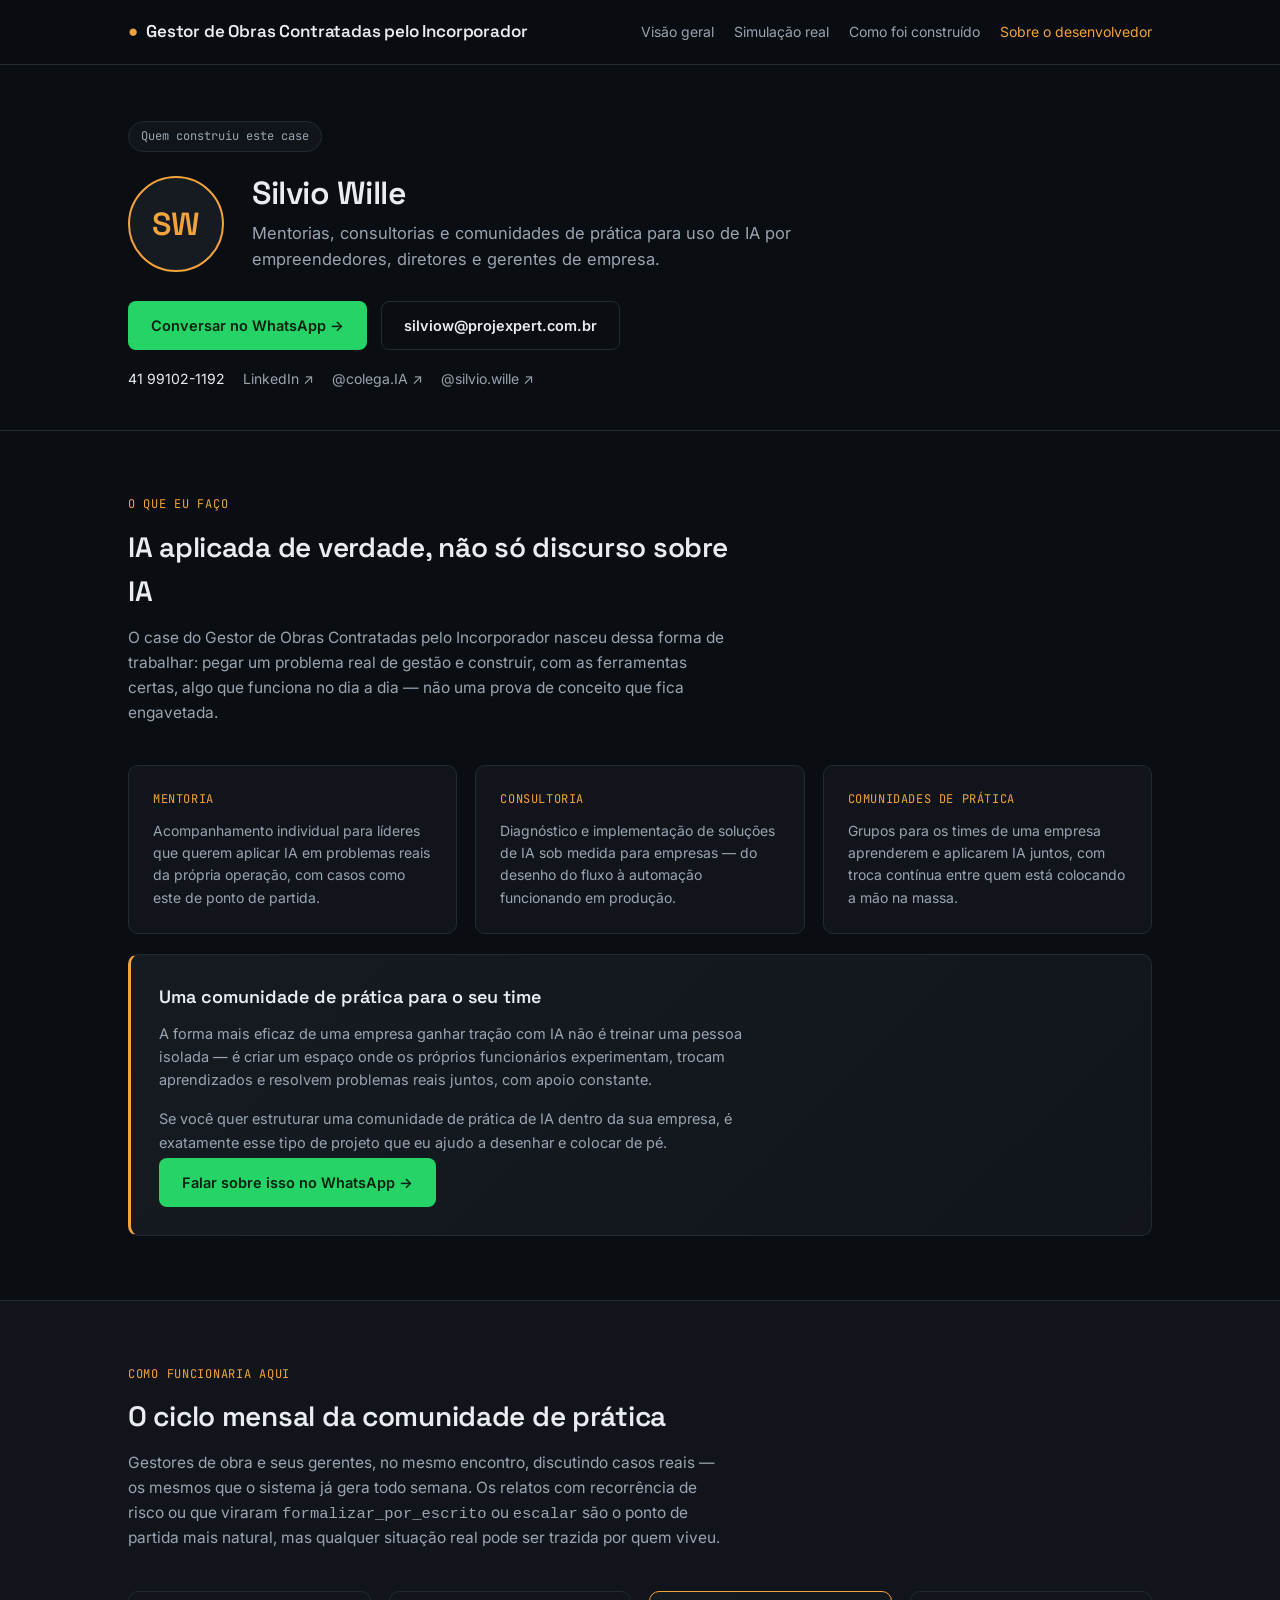
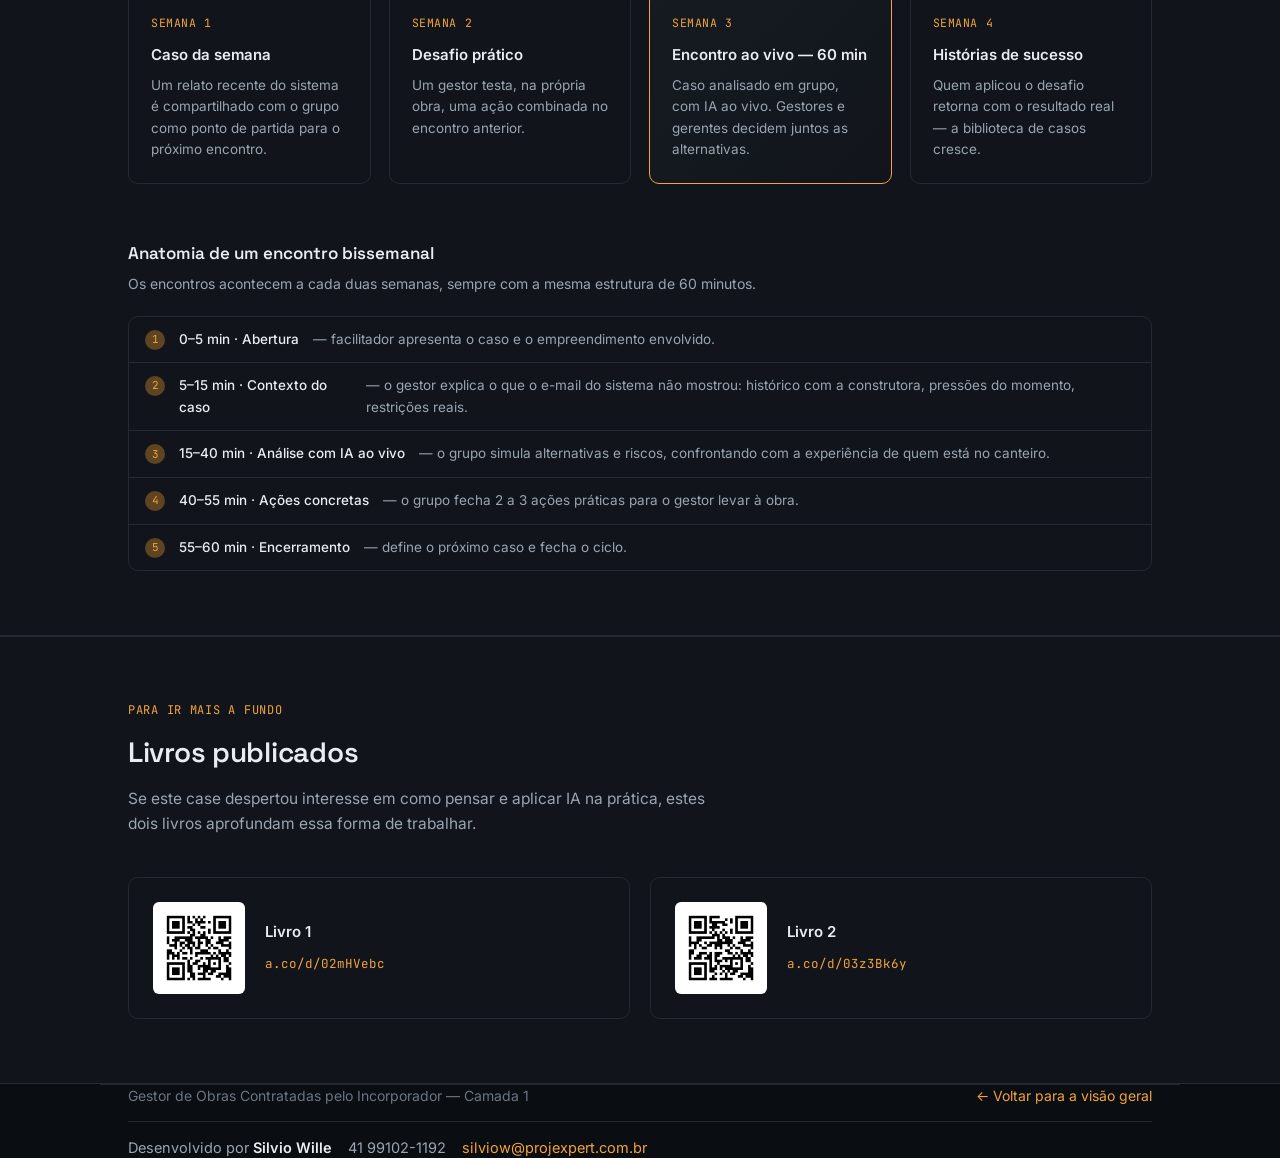
<file: sobre.html>
<!DOCTYPE html>
<html lang="pt-BR">
<head>
<meta charset="UTF-8">
<meta name="viewport" content="width=device-width, initial-scale=1.0">
<title>Sobre o desenvolvedor | Gestor de Obras Contratadas pelo Incorporador</title>
<meta name="description" content="Silvio Wille — mentorias, consultorias e comunidades de prática para uso de IA por empreendedores, diretores e gerentes de empresa.">
<link rel="preconnect" href="https://fonts.googleapis.com">
<link href="https://fonts.googleapis.com/css2?family=Space+Grotesk:wght@500;600;700&family=Inter:wght@400;500;600&family=JetBrains+Mono:wght@400;500;600;700&display=swap" rel="stylesheet">
<link rel="stylesheet" href="assets/css/style.css">
</head>
<body>

<nav class="site-nav">
  <div class="wrap">
    <div class="brand"><span class="dot">●</span> Gestor de Obras Contratadas pelo Incorporador</div>
    <div class="nav-links">
      <a href="index.html">Visão geral</a>
      <a href="simulacao.html">Simulação real</a>
      <a href="construcao.html">Como foi construído</a>
      <a href="sobre.html" class="current">Sobre o desenvolvedor</a>
    </div>
  </div>
</nav>

<header class="case-header">
  <div class="wrap">
    <div class="case-tags">
      <span class="tag">Quem construiu este case</span>
    </div>

    <div class="profile-hero" style="margin-top: 24px;">
      <div class="profile-avatar">SW</div>
      <div>
        <h1 class="hero-title" style="font-size: 32px; margin-bottom: 8px;">Silvio Wille</h1>
        <p class="hero-lede" style="margin-bottom: 0; max-width: 560px;">
          Mentorias, consultorias e comunidades de prática para uso de IA por
          empreendedores, diretores e gerentes de empresa.
        </p>
      </div>
    </div>

    <div class="contact-row">
      <a href="https://wa.me/5541991021192?text=Ol%C3%A1%2C%20Silvio!%20Vi%20o%20case%20do%20Gestor%20de%20Obras%20e%20quero%20entender%20como%20a%20IA%20pode%20ajudar%20na%20minha%20empresa."
         target="_blank" rel="noopener" class="btn btn-whatsapp">
        Conversar no WhatsApp →
      </a>
      <a href="mailto:silviow@projexpert.com.br" class="btn btn-ghost">silviow@projexpert.com.br</a>
    </div>

    <div class="social-row">
      <span>41 99102-1192</span>
      <a href="https://www.linkedin.com/in/silviowille/?locale=pt-BR" target="_blank" rel="noopener">LinkedIn ↗</a>
      <a href="https://www.instagram.com/colega.ia" target="_blank" rel="noopener">@colega.IA ↗</a>
      <a href="https://www.instagram.com/silvio.wille" target="_blank" rel="noopener">@silvio.wille ↗</a>
    </div>
  </div>
</header>

<section>
  <div class="wrap">
    <div class="section-head">
      <p class="section-label">O que eu faço</p>
      <h2>IA aplicada de verdade, não só discurso sobre IA</h2>
      <p class="section-desc">
        O case do Gestor de Obras Contratadas pelo Incorporador nasceu dessa
        forma de trabalhar: pegar um problema real de gestão e construir, com
        as ferramentas certas, algo que funciona no dia a dia — não uma prova
        de conceito que fica engavetada.
      </p>
    </div>

    <div class="offer-grid">
      <div class="offer-card">
        <p class="offer-icon">Mentoria</p>
        <p>Acompanhamento individual para líderes que querem aplicar IA em problemas reais da própria operação, com casos como este de ponto de partida.</p>
      </div>
      <div class="offer-card">
        <p class="offer-icon">Consultoria</p>
        <p>Diagnóstico e implementação de soluções de IA sob medida para empresas — do desenho do fluxo à automação funcionando em produção.</p>
      </div>
      <div class="offer-card">
        <p class="offer-icon">Comunidades de prática</p>
        <p>Grupos para os times de uma empresa aprenderem e aplicarem IA juntos, com troca contínua entre quem está colocando a mão na massa.</p>
      </div>
    </div>

    <div class="community-card">
      <h3 style="margin-bottom: 10px;">Uma comunidade de prática para o seu time</h3>
      <p>
        A forma mais eficaz de uma empresa ganhar tração com IA não é treinar
        uma pessoa isolada — é criar um espaço onde os próprios funcionários
        experimentam, trocam aprendizados e resolvem problemas reais juntos,
        com apoio constante.
      </p>
      <p>
        Se você quer estruturar uma comunidade de prática de IA dentro da sua
        empresa, é exatamente esse tipo de projeto que eu ajudo a desenhar e
        colocar de pé.
      </p>
      <a href="https://wa.me/5541991021192?text=Ol%C3%A1%2C%20Silvio!%20Quero%20entender%20como%20montar%20uma%20comunidade%20de%20pr%C3%A1tica%20de%20IA%20na%20minha%20empresa."
         target="_blank" rel="noopener" class="btn btn-whatsapp" style="margin-top: 4px;">
        Falar sobre isso no WhatsApp →
      </a>
    </div>
  </div>
</section>

<section class="alt">
  <div class="wrap">
    <div class="section-head">
      <p class="section-label">Como funcionaria aqui</p>
      <h2>O ciclo mensal da comunidade de prática</h2>
      <p class="section-desc">
        Gestores de obra e seus gerentes, no mesmo encontro, discutindo casos
        reais — os mesmos que o sistema já gera todo semana. Os relatos com
        recorrência de risco ou que viraram <code>formalizar_por_escrito</code>
        ou <code>escalar</code> são o ponto de partida mais natural, mas
        qualquer situação real pode ser trazida por quem viveu.
      </p>
    </div>

    <div class="cycle-grid">
      <div class="cycle-card">
        <span class="cycle-week">Semana 1</span>
        <h4>Caso da semana</h4>
        <p>Um relato recente do sistema é compartilhado com o grupo como ponto de partida para o próximo encontro.</p>
      </div>
      <div class="cycle-card">
        <span class="cycle-week">Semana 2</span>
        <h4>Desafio prático</h4>
        <p>Um gestor testa, na própria obra, uma ação combinada no encontro anterior.</p>
      </div>
      <div class="cycle-card cycle-highlight">
        <span class="cycle-week">Semana 3</span>
        <h4>Encontro ao vivo — 60 min</h4>
        <p>Caso analisado em grupo, com IA ao vivo. Gestores e gerentes decidem juntos as alternativas.</p>
      </div>
      <div class="cycle-card">
        <span class="cycle-week">Semana 4</span>
        <h4>Histórias de sucesso</h4>
        <p>Quem aplicou o desafio retorna com o resultado real — a biblioteca de casos cresce.</p>
      </div>
    </div>

    <div class="subsection-head">
      <h3>Anatomia de um encontro bissemanal</h3>
      <p>Os encontros acontecem a cada duas semanas, sempre com a mesma estrutura de 60 minutos.</p>
    </div>

    <ol class="substep-list" style="margin-top: 20px;">
      <li><strong>0–5 min · Abertura</strong> — facilitador apresenta o caso e o empreendimento envolvido.</li>
      <li><strong>5–15 min · Contexto do caso</strong> — o gestor explica o que o e-mail do sistema não mostrou: histórico com a construtora, pressões do momento, restrições reais.</li>
      <li><strong>15–40 min · Análise com IA ao vivo</strong> — o grupo simula alternativas e riscos, confrontando com a experiência de quem está no canteiro.</li>
      <li><strong>40–55 min · Ações concretas</strong> — o grupo fecha 2 a 3 ações práticas para o gestor levar à obra.</li>
      <li><strong>55–60 min · Encerramento</strong> — define o próximo caso e fecha o ciclo.</li>
    </ol>
  </div>
</section>

<section class="alt">
  <div class="wrap">
    <div class="section-head">
      <p class="section-label">Para ir mais a fundo</p>
      <h2>Livros publicados</h2>
      <p class="section-desc">
        Se este case despertou interesse em como pensar e aplicar IA na
        prática, estes dois livros aprofundam essa forma de trabalhar.
      </p>
    </div>

    <div class="books-grid">
      <div class="book-card">
        <img src="assets/img/qrcode_livro1.png" alt="QR code do primeiro livro de Silvio Wille na Amazon">
        <div class="book-text">
          <h4>Livro 1</h4>
          <a class="book-link" href="https://a.co/d/02mHVebc" target="_blank" rel="noopener">a.co/d/02mHVebc</a>
        </div>
      </div>
      <div class="book-card">
        <img src="assets/img/qrcode_livro2.png" alt="QR code do segundo livro de Silvio Wille na Amazon">
        <div class="book-text">
          <h4>Livro 2</h4>
          <a class="book-link" href="https://a.co/d/03z3Bk6y" target="_blank" rel="noopener">a.co/d/03z3Bk6y</a>
        </div>
      </div>
    </div>
  </div>
</section>

<footer class="wrap">
  <div class="footer-row">
    <span>Gestor de Obras Contratadas pelo Incorporador — Camada 1</span>
    <a href="index.html">← Voltar para a visão geral</a>
  </div>
  <div class="footer-credit">
    <span>Desenvolvido por <strong>Silvio Wille</strong></span>
    <span>41 99102-1192</span>
    <a href="mailto:silviow@projexpert.com.br">silviow@projexpert.com.br</a>
  </div>
</footer>

</body>
</html>
</file>
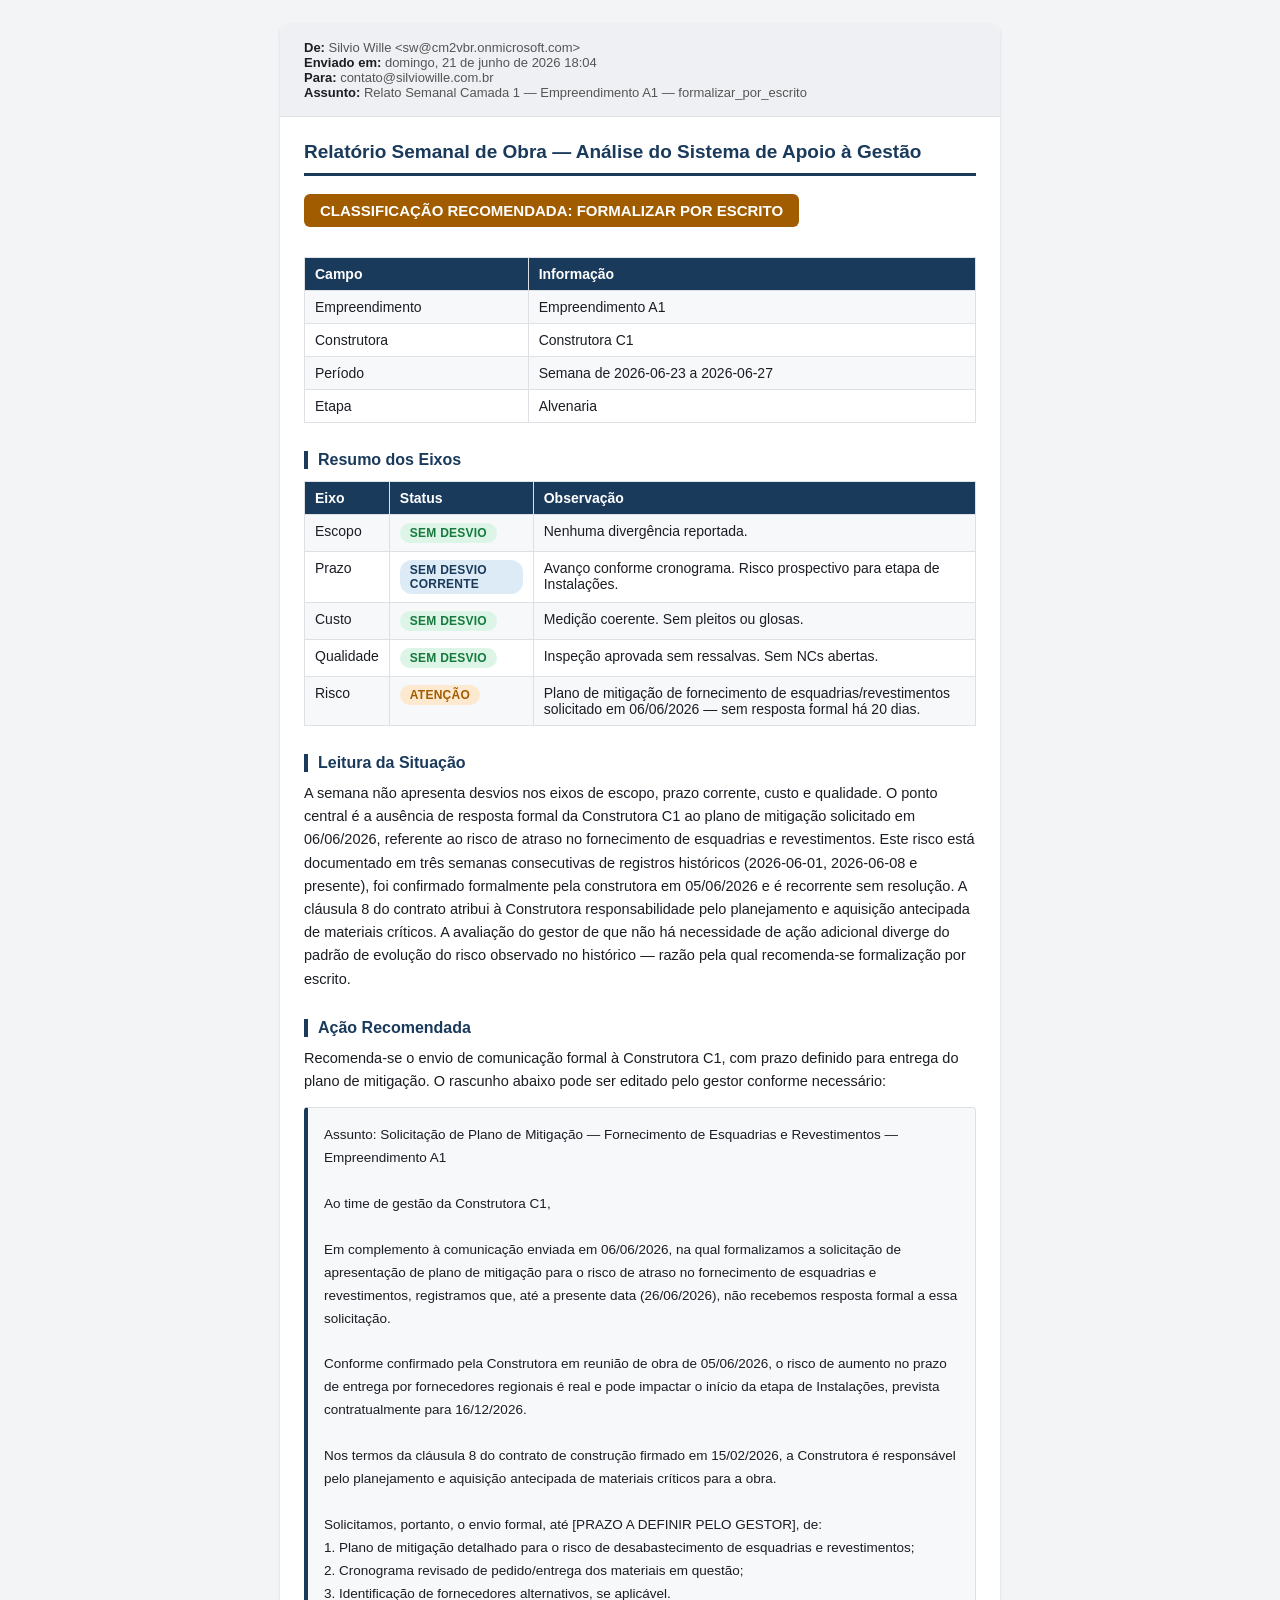
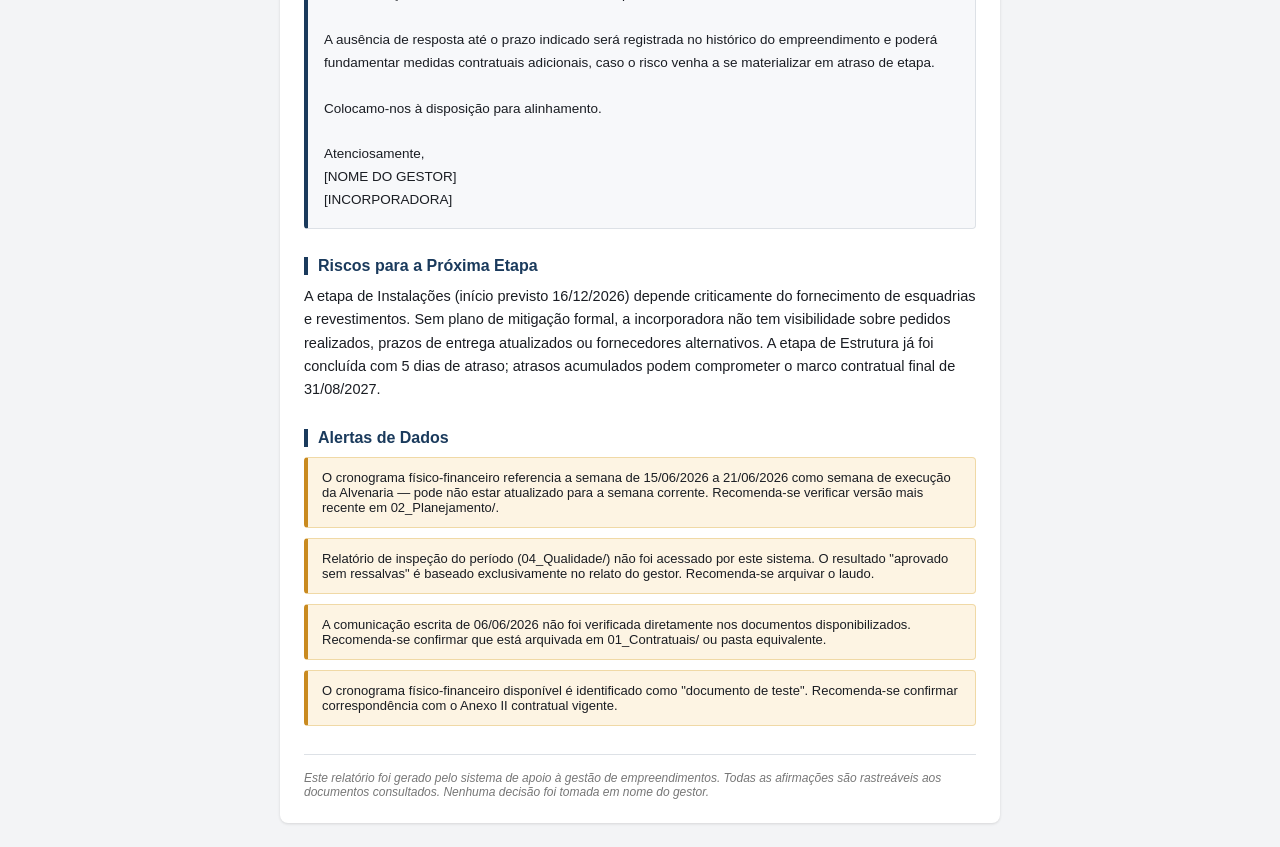
<file: assets/case/email_resultado_simulacao.html>
<!DOCTYPE html>
<html lang="pt-BR">
<head>
<meta charset="UTF-8">
<title>Relato Semanal Camada 1 — Empreendimento A1 — formalizar_por_escrito</title>
<style>
  body {
    font-family: -apple-system, Segoe UI, Arial, sans-serif;
    background: #f3f4f6;
    margin: 0;
    padding: 24px;
    color: #1a1d23;
  }
  .email-wrap {
    max-width: 720px;
    margin: 0 auto;
    background: #ffffff;
    border-radius: 8px;
    overflow: hidden;
    box-shadow: 0 1px 3px rgba(0,0,0,0.12);
  }
  .email-meta {
    background: #eef0f3;
    padding: 16px 24px;
    font-size: 13px;
    color: #555;
    border-bottom: 1px solid #dde1e6;
  }
  .email-meta strong { color: #1a1d23; }
  .email-body { padding: 24px; }
  h1 {
    font-size: 19px;
    color: #1A3A5C;
    border-bottom: 3px solid #1A3A5C;
    padding-bottom: 10px;
    margin: 0 0 18px 0;
  }
  table {
    width: 100%;
    border-collapse: collapse;
    margin: 12px 0 22px 0;
    font-size: 14px;
  }
  th, td {
    text-align: left;
    padding: 8px 10px;
    border: 1px solid #dde1e6;
    vertical-align: top;
  }
  th { background: #1A3A5C; color: #fff; font-weight: 600; }
  tr:nth-child(even) td { background: #f7f8fa; }
  .status-pill {
    display: inline-block;
    padding: 3px 10px;
    border-radius: 12px;
    font-size: 12px;
    font-weight: 700;
    letter-spacing: .02em;
  }
  .st-ok { background: #dcf5e6; color: #167a3e; }
  .st-corrente { background: #dcebf5; color: #1A3A5C; }
  .st-atencao { background: #fde9cf; color: #a15c00; }
  .classification-badge {
    display: inline-block;
    background: #a15c00;
    color: #fff;
    font-weight: 700;
    padding: 8px 16px;
    border-radius: 6px;
    font-size: 15px;
    margin-bottom: 18px;
  }
  h2 {
    font-size: 16px;
    color: #1A3A5C;
    margin: 28px 0 10px 0;
    border-left: 4px solid #1A3A5C;
    padding-left: 10px;
  }
  p { line-height: 1.6; font-size: 14.5px; margin: 0 0 14px 0; }
  .draft-box {
    background: #f7f8fa;
    border: 1px solid #dde1e6;
    border-left: 4px solid #1A3A5C;
    padding: 16px;
    font-size: 13.5px;
    line-height: 1.7;
    border-radius: 4px;
    white-space: pre-wrap;
  }
  .alert-box {
    background: #fdf4e3;
    border: 1px solid #f0d9a6;
    border-left: 4px solid #c98a1f;
    padding: 12px 14px;
    font-size: 13px;
    margin-bottom: 10px;
    border-radius: 4px;
  }
  .footer-note {
    margin-top: 28px;
    padding-top: 16px;
    border-top: 1px solid #dde1e6;
    font-size: 12px;
    color: #777;
    font-style: italic;
  }
</style>
</head>
<body>
<div class="email-wrap">

  <div class="email-meta">
    <strong>De:</strong> Silvio Wille &lt;sw@cm2vbr.onmicrosoft.com&gt;<br>
    <strong>Enviado em:</strong> domingo, 21 de junho de 2026 18:04<br>
    <strong>Para:</strong> contato@silviowille.com.br<br>
    <strong>Assunto:</strong> Relato Semanal Camada 1 — Empreendimento A1 — formalizar_por_escrito
  </div>

  <div class="email-body">
    <h1>Relatório Semanal de Obra — Análise do Sistema de Apoio à Gestão</h1>

    <div class="classification-badge">CLASSIFICAÇÃO RECOMENDADA: FORMALIZAR POR ESCRITO</div>

    <table>
      <tr><th>Campo</th><th>Informação</th></tr>
      <tr><td>Empreendimento</td><td>Empreendimento A1</td></tr>
      <tr><td>Construtora</td><td>Construtora C1</td></tr>
      <tr><td>Período</td><td>Semana de 2026-06-23 a 2026-06-27</td></tr>
      <tr><td>Etapa</td><td>Alvenaria</td></tr>
    </table>

    <h2>Resumo dos Eixos</h2>
    <table>
      <tr><th>Eixo</th><th>Status</th><th>Observação</th></tr>
      <tr>
        <td>Escopo</td>
        <td><span class="status-pill st-ok">SEM DESVIO</span></td>
        <td>Nenhuma divergência reportada.</td>
      </tr>
      <tr>
        <td>Prazo</td>
        <td><span class="status-pill st-corrente">SEM DESVIO CORRENTE</span></td>
        <td>Avanço conforme cronograma. Risco prospectivo para etapa de Instalações.</td>
      </tr>
      <tr>
        <td>Custo</td>
        <td><span class="status-pill st-ok">SEM DESVIO</span></td>
        <td>Medição coerente. Sem pleitos ou glosas.</td>
      </tr>
      <tr>
        <td>Qualidade</td>
        <td><span class="status-pill st-ok">SEM DESVIO</span></td>
        <td>Inspeção aprovada sem ressalvas. Sem NCs abertas.</td>
      </tr>
      <tr>
        <td>Risco</td>
        <td><span class="status-pill st-atencao">ATENÇÃO</span></td>
        <td>Plano de mitigação de fornecimento de esquadrias/revestimentos solicitado em 06/06/2026 — sem resposta formal há 20 dias.</td>
      </tr>
    </table>

    <h2>Leitura da Situação</h2>
    <p>
      A semana não apresenta desvios nos eixos de escopo, prazo corrente, custo e qualidade.
      O ponto central é a ausência de resposta formal da Construtora C1 ao plano de mitigação
      solicitado em 06/06/2026, referente ao risco de atraso no fornecimento de esquadrias e
      revestimentos. Este risco está documentado em três semanas consecutivas de registros
      históricos (2026-06-01, 2026-06-08 e presente), foi confirmado formalmente pela construtora
      em 05/06/2026 e é recorrente sem resolução. A cláusula 8 do contrato atribui à Construtora
      responsabilidade pelo planejamento e aquisição antecipada de materiais críticos. A avaliação
      do gestor de que não há necessidade de ação adicional diverge do padrão de evolução do
      risco observado no histórico — razão pela qual recomenda-se formalização por escrito.
    </p>

    <h2>Ação Recomendada</h2>
    <p>
      Recomenda-se o envio de comunicação formal à Construtora C1, com prazo definido para
      entrega do plano de mitigação. O rascunho abaixo pode ser editado pelo gestor conforme
      necessário:
    </p>
    <div class="draft-box">Assunto: Solicitação de Plano de Mitigação — Fornecimento de Esquadrias e Revestimentos — Empreendimento A1

Ao time de gestão da Construtora C1,

Em complemento à comunicação enviada em 06/06/2026, na qual formalizamos a solicitação de apresentação de plano de mitigação para o risco de atraso no fornecimento de esquadrias e revestimentos, registramos que, até a presente data (26/06/2026), não recebemos resposta formal a essa solicitação.

Conforme confirmado pela Construtora em reunião de obra de 05/06/2026, o risco de aumento no prazo de entrega por fornecedores regionais é real e pode impactar o início da etapa de Instalações, prevista contratualmente para 16/12/2026.

Nos termos da cláusula 8 do contrato de construção firmado em 15/02/2026, a Construtora é responsável pelo planejamento e aquisição antecipada de materiais críticos para a obra.

Solicitamos, portanto, o envio formal, até [PRAZO A DEFINIR PELO GESTOR], de:
1. Plano de mitigação detalhado para o risco de desabastecimento de esquadrias e revestimentos;
2. Cronograma revisado de pedido/entrega dos materiais em questão;
3. Identificação de fornecedores alternativos, se aplicável.

A ausência de resposta até o prazo indicado será registrada no histórico do empreendimento e poderá fundamentar medidas contratuais adicionais, caso o risco venha a se materializar em atraso de etapa.

Colocamo-nos à disposição para alinhamento.

Atenciosamente,
[NOME DO GESTOR]
[INCORPORADORA]</div>

    <h2>Riscos para a Próxima Etapa</h2>
    <p>
      A etapa de Instalações (início previsto 16/12/2026) depende criticamente do fornecimento
      de esquadrias e revestimentos. Sem plano de mitigação formal, a incorporadora não tem
      visibilidade sobre pedidos realizados, prazos de entrega atualizados ou fornecedores
      alternativos. A etapa de Estrutura já foi concluída com 5 dias de atraso; atrasos
      acumulados podem comprometer o marco contratual final de 31/08/2027.
    </p>

    <h2>Alertas de Dados</h2>
    <div class="alert-box">O cronograma físico-financeiro referencia a semana de 15/06/2026 a 21/06/2026 como semana de execução da Alvenaria — pode não estar atualizado para a semana corrente. Recomenda-se verificar versão mais recente em 02_Planejamento/.</div>
    <div class="alert-box">Relatório de inspeção do período (04_Qualidade/) não foi acessado por este sistema. O resultado "aprovado sem ressalvas" é baseado exclusivamente no relato do gestor. Recomenda-se arquivar o laudo.</div>
    <div class="alert-box">A comunicação escrita de 06/06/2026 não foi verificada diretamente nos documentos disponibilizados. Recomenda-se confirmar que está arquivada em 01_Contratuais/ ou pasta equivalente.</div>
    <div class="alert-box">O cronograma físico-financeiro disponível é identificado como "documento de teste". Recomenda-se confirmar correspondência com o Anexo II contratual vigente.</div>

    <div class="footer-note">
      Este relatório foi gerado pelo sistema de apoio à gestão de empreendimentos. Todas as
      afirmações são rastreáveis aos documentos consultados. Nenhuma decisão foi tomada em
      nome do gestor.
    </div>
  </div>
</div>
</body>
</html>
</file>
<file: assets/css/style.css>
/* ============================================================
   Gestor de Obras Contratadas pelo Incorporador — site estático
   ============================================================ */

:root {
  /* Base */
  --bg-0: #0a0d11;
  --bg-1: #11151b;
  --bg-2: #161b22;
  --line: #232a33;
  --text-0: #e9edf1;
  --text-1: #9aa5b1;
  --text-2: #6b7684;

  /* Acento principal — âmbar de sinalização de obra */
  --amber: #f2a33c;
  --amber-dim: #5e4420;

  /* Cores semânticas dos status reais do sistema */
  --st-validar: #3ddc84;
  --st-validar-bg: rgba(61, 220, 132, 0.1);
  --st-questionar: #5bb8e8;
  --st-questionar-bg: rgba(91, 184, 232, 0.1);
  --st-formalizar: #f2a33c;
  --st-formalizar-bg: rgba(242, 163, 60, 0.12);
  --st-escalar: #e5484d;
  --st-escalar-bg: rgba(229, 72, 77, 0.12);

  /* Type */
  --f-display: 'Space Grotesk', sans-serif;
  --f-body: 'Inter', sans-serif;
  --f-mono: 'JetBrains Mono', monospace;

  --radius: 10px;
  --maxw: 1080px;
}

* { box-sizing: border-box; }
html { scroll-behavior: smooth; }

body {
  margin: 0;
  background: var(--bg-0);
  color: var(--text-0);
  font-family: var(--f-body);
  line-height: 1.6;
  -webkit-font-smoothing: antialiased;
}

a { color: var(--amber); text-decoration: none; }
a:hover { text-decoration: underline; }

img { max-width: 100%; display: block; }

.wrap {
  max-width: var(--maxw);
  margin: 0 auto;
  padding: 0 28px;
}

/* ---------- Nav ---------- */
.site-nav {
  position: sticky;
  top: 0;
  z-index: 50;
  background: rgba(10, 13, 17, 0.92);
  backdrop-filter: blur(10px);
  border-bottom: 1px solid var(--line);
}
.site-nav .wrap {
  display: flex;
  align-items: center;
  justify-content: space-between;
  flex-wrap: wrap;
  gap: 10px 24px;
  min-height: 64px;
  padding-top: 12px;
  padding-bottom: 12px;
}
.brand {
  font-family: var(--f-display);
  font-weight: 600;
  font-size: 17px;
  color: var(--text-0);
  letter-spacing: -0.01em;
  display: flex;
  align-items: center;
  gap: 8px;
  line-height: 1.25;
  white-space: normal;
}
.brand .dot { color: var(--amber); flex-shrink: 0; }
.nav-links {
  display: flex;
  gap: 20px;
  flex-wrap: wrap;
  font-size: 14px;
}
.nav-links a { color: var(--text-1); white-space: nowrap; }
.nav-links a:hover { color: var(--text-0); text-decoration: none; }
.nav-links a.current { color: var(--amber); }

@media (max-width: 640px) {
  .site-nav .wrap { flex-direction: column; align-items: flex-start; gap: 8px; padding-top: 14px; padding-bottom: 14px; }
  .brand { font-size: 16.5px; }
  .nav-links { gap: 16px; font-size: 13.5px; width: 100%; }
}

/* ---------- Hero ---------- */
.hero {
  padding: 72px 0 56px;
  border-bottom: 1px solid var(--line);
}
.hero-grid {
  display: grid;
  grid-template-columns: 1.1fr 1fr;
  gap: 56px;
  align-items: center;
}
.eyebrow {
  font-family: var(--f-mono);
  font-size: 12.5px;
  letter-spacing: 0.06em;
  color: var(--amber);
  text-transform: uppercase;
  margin: 0 0 16px 0;
}
h1.hero-title {
  font-family: var(--f-display);
  font-size: 42px;
  line-height: 1.12;
  font-weight: 600;
  letter-spacing: -0.015em;
  margin: 0 0 18px 0;
  color: var(--text-0);
}
.hero-lede {
  font-size: 16.5px;
  color: var(--text-1);
  max-width: 480px;
  margin: 0 0 28px 0;
}
.hero-actions { display: flex; gap: 14px; flex-wrap: wrap; }

.btn {
  display: inline-flex;
  align-items: center;
  gap: 8px;
  font-family: var(--f-body);
  font-weight: 600;
  font-size: 14.5px;
  padding: 12px 22px;
  border-radius: 8px;
  border: 1px solid transparent;
  cursor: pointer;
}
.btn-primary {
  background: var(--amber);
  color: #1a1304;
}
.btn-primary:hover { background: #ffb95c; text-decoration: none; }
.btn-ghost {
  background: transparent;
  border-color: var(--line);
  color: var(--text-0);
}
.btn-ghost:hover { border-color: var(--amber); text-decoration: none; }

/* ---------- Instrument panel (hero visual) ---------- */
.panel {
  background: var(--bg-1);
  border: 1px solid var(--line);
  border-radius: var(--radius);
  padding: 22px;
}
.panel-head {
  display: flex;
  justify-content: space-between;
  align-items: baseline;
  margin-bottom: 16px;
  font-family: var(--f-mono);
  font-size: 11.5px;
  color: var(--text-2);
  text-transform: uppercase;
  letter-spacing: 0.05em;
}
.axis-row {
  display: flex;
  align-items: center;
  justify-content: space-between;
  padding: 11px 0;
  border-bottom: 1px solid var(--line);
  font-size: 14px;
}
.axis-row:last-child { border-bottom: none; }
.axis-name { color: var(--text-0); font-weight: 500; }
.axis-status {
  font-family: var(--f-mono);
  font-size: 11.5px;
  font-weight: 600;
  padding: 3px 10px;
  border-radius: 100px;
  letter-spacing: 0.02em;
}
.axis-status.ok { color: var(--st-validar); background: var(--st-validar-bg); }
.axis-status.warn { color: var(--st-formalizar); background: var(--st-formalizar-bg); }

/* ---------- Sections ---------- */
section { padding: 64px 0; }
section.alt { background: var(--bg-1); border-top: 1px solid var(--line); border-bottom: 1px solid var(--line); }

.section-head { max-width: 600px; margin: 0 0 40px 0; }
.section-label {
  font-family: var(--f-mono);
  font-size: 12px;
  color: var(--amber);
  text-transform: uppercase;
  letter-spacing: 0.06em;
  margin: 0 0 10px 0;
}
h2 {
  font-family: var(--f-display);
  font-size: 28px;
  font-weight: 600;
  letter-spacing: -0.01em;
  margin: 0 0 12px 0;
  color: var(--text-0);
}
h3 {
  font-family: var(--f-display);
  font-size: 18px;
  font-weight: 600;
  color: var(--text-0);
  margin: 0 0 8px 0;
}
.section-desc { color: var(--text-1); font-size: 15.5px; margin: 0; }

/* ---------- Flow diagram ---------- */
.flow {
  display: flex;
  align-items: stretch;
  gap: 0;
  overflow-x: auto;
  padding-bottom: 8px;
}
.flow-step {
  flex: 1;
  min-width: 150px;
  background: var(--bg-1);
  border: 1px solid var(--line);
  border-radius: var(--radius);
  padding: 18px 16px;
  position: relative;
}
.flow-step .step-no {
  font-family: var(--f-mono);
  font-size: 11px;
  color: var(--amber);
  margin-bottom: 10px;
  display: block;
}
.flow-step h4 {
  font-family: var(--f-body);
  font-size: 14.5px;
  font-weight: 600;
  margin: 0 0 6px 0;
  color: var(--text-0);
}
.flow-step p {
  font-size: 13px;
  color: var(--text-1);
  margin: 0;
  line-height: 1.5;
}
.flow-arrow {
  display: flex;
  align-items: center;
  justify-content: center;
  width: 28px;
  color: var(--text-2);
  font-size: 18px;
  flex-shrink: 0;
}

/* ---------- Route cards ---------- */
.routes-grid {
  display: grid;
  grid-template-columns: repeat(4, 1fr);
  gap: 16px;
}
.route-card {
  background: var(--bg-1);
  border: 1px solid var(--line);
  border-radius: var(--radius);
  padding: 20px;
  border-top: 3px solid var(--c);
}
.route-card.validar { --c: var(--st-validar); }
.route-card.questionar { --c: var(--st-questionar); }
.route-card.formalizar { --c: var(--st-formalizar); }
.route-card.escalar { --c: var(--st-escalar); }
.route-name {
  font-family: var(--f-mono);
  font-size: 13px;
  font-weight: 700;
  color: var(--c);
  margin: 0 0 10px 0;
  text-transform: lowercase;
}
.route-card p { font-size: 13.5px; color: var(--text-1); margin: 0; }

/* ---------- Folder tree (estrutura de pastas do SharePoint) ---------- */
.folder-tree {
  background: var(--bg-2);
  border: 1px solid var(--line);
  border-radius: var(--radius);
  padding: 24px 28px;
  margin-top: 28px;
  font-family: var(--f-mono);
  font-size: 13.5px;
}
.folder-tree-note {
  font-family: var(--f-body);
  font-size: 13.5px;
  color: var(--text-1);
  margin: 0 0 18px 0;
}
.ft-row {
  display: flex;
  align-items: baseline;
  gap: 10px;
  padding: 5px 0;
  color: var(--text-1);
}
.ft-row .ft-icon { color: var(--text-2); flex-shrink: 0; }
.ft-row .ft-name { color: var(--text-0); }
.ft-row .ft-desc { color: var(--text-2); font-family: var(--f-body); font-size: 12.5px; }
.ft-l1 { padding-left: 0; }
.ft-l2 { padding-left: 22px; }
.ft-l3 { padding-left: 44px; }
.ft-row.ft-highlight .ft-name { color: var(--amber); }

/* ---------- Subsection heading (inside an existing section) ---------- */
.subsection-head {
  margin-top: 56px;
  margin-bottom: 0;
}
.subsection-head h3 { font-size: 17px; margin-bottom: 6px; }
.subsection-head p { color: var(--text-1); font-size: 14px; margin: 0; }

/* ============================================================
   Página "Como foi construído"
   ============================================================ */

.build-trail {
  position: relative;
  padding-left: 0;
}
.build-step {
  display: grid;
  grid-template-columns: 64px 1fr;
  gap: 24px;
  padding: 36px 0;
  border-bottom: 1px solid var(--line);
}
.build-step:first-child { padding-top: 0; }
.build-step:last-child { border-bottom: none; padding-bottom: 0; }

.build-step-no {
  font-family: var(--f-mono);
  font-size: 28px;
  font-weight: 600;
  color: var(--text-2);
  line-height: 1;
}
.build-step.is-longest .build-step-no { color: var(--amber); }

.build-step-body h3 {
  font-size: 19px;
  margin-bottom: 10px;
}
.build-step-body > p {
  color: var(--text-1);
  font-size: 14.5px;
  margin: 0 0 14px 0;
  max-width: 640px;
}
.duration-badge {
  display: inline-flex;
  align-items: center;
  gap: 6px;
  font-family: var(--f-mono);
  font-size: 11.5px;
  color: var(--amber);
  background: var(--amber-dim);
  border-radius: 100px;
  padding: 4px 12px;
  margin-bottom: 14px;
  text-transform: uppercase;
  letter-spacing: 0.03em;
}

.substep-list {
  list-style: none;
  margin: 0;
  padding: 0;
  counter-reset: substep;
  border: 1px solid var(--line);
  border-radius: var(--radius);
  background: var(--bg-1);
  overflow: hidden;
}
.substep-list li {
  counter-increment: substep;
  display: flex;
  gap: 14px;
  padding: 12px 16px;
  border-bottom: 1px solid var(--line);
  font-size: 13.5px;
  color: var(--text-1);
}
.substep-list li:last-child { border-bottom: none; }
.substep-list li::before {
  content: counter(substep);
  font-family: var(--f-mono);
  font-size: 11px;
  color: var(--amber);
  background: var(--amber-dim);
  width: 20px;
  height: 20px;
  border-radius: 50%;
  display: flex;
  align-items: center;
  justify-content: center;
  flex-shrink: 0;
  margin-top: 1px;
}
.substep-list li strong { color: var(--text-0); font-weight: 500; }

.detour-note {
  background: var(--bg-1);
  border: 1px solid var(--line);
  border-left: 3px solid var(--st-questionar);
  border-radius: 8px;
  padding: 14px 18px;
  font-size: 13.5px;
  color: var(--text-1);
  margin-top: 14px;
}
.detour-note strong { color: var(--text-0); }

.next-step-card {
  background: var(--st-questionar-bg);
  border: 1px solid var(--st-questionar);
  border-radius: var(--radius);
  padding: 24px;
}
.next-step-card .tag {
  border-color: var(--st-questionar);
  color: var(--st-questionar);
  margin-bottom: 12px;
}
.next-step-card p { color: var(--text-0); font-size: 14.5px; margin: 0; }
.next-step-card p + p { margin-top: 10px; color: var(--text-1); }

/* ============================================================
   Página "Sobre o desenvolvedor"
   ============================================================ */

.profile-hero {
  display: grid;
  grid-template-columns: auto 1fr;
  gap: 28px;
  align-items: center;
}
.profile-avatar {
  width: 96px;
  height: 96px;
  border-radius: 50%;
  background: var(--bg-2);
  border: 2px solid var(--amber);
  display: flex;
  align-items: center;
  justify-content: center;
  font-family: var(--f-display);
  font-size: 32px;
  font-weight: 600;
  color: var(--amber);
  flex-shrink: 0;
}

.contact-row {
  display: flex;
  gap: 14px;
  flex-wrap: wrap;
  margin-top: 28px;
}
.social-row {
  display: flex;
  gap: 18px;
  flex-wrap: wrap;
  margin-top: 18px;
  font-size: 14px;
}
.social-row a { color: var(--text-1); display: inline-flex; align-items: center; gap: 6px; }
.social-row a:hover { color: var(--amber); text-decoration: none; }

.btn-whatsapp {
  background: #25D366;
  color: #06210f;
}
.btn-whatsapp:hover { background: #2fe579; text-decoration: none; }

.offer-grid {
  display: grid;
  grid-template-columns: repeat(3, 1fr);
  gap: 18px;
}
.offer-card {
  background: var(--bg-1);
  border: 1px solid var(--line);
  border-radius: var(--radius);
  padding: 24px;
}
.offer-card .offer-icon {
  font-family: var(--f-mono);
  color: var(--amber);
  font-size: 12px;
  text-transform: uppercase;
  letter-spacing: 0.05em;
  margin-bottom: 10px;
}
.offer-card p { color: var(--text-1); font-size: 14px; margin: 0; }

.community-card {
  background: linear-gradient(135deg, var(--bg-2), var(--bg-1));
  border: 1px solid var(--line);
  border-left: 3px solid var(--amber);
  border-radius: var(--radius);
  padding: 28px;
  margin-top: 20px;
}
.community-card p { color: var(--text-1); font-size: 14.5px; margin: 0 0 16px 0; max-width: 600px; }
.community-card p:last-of-type { margin-bottom: 0; }

.books-grid {
  display: grid;
  grid-template-columns: repeat(2, 1fr);
  gap: 20px;
}
.book-card {
  background: var(--bg-1);
  border: 1px solid var(--line);
  border-radius: var(--radius);
  padding: 24px;
  display: flex;
  gap: 20px;
  align-items: center;
}
.book-card img {
  width: 92px;
  height: 92px;
  border-radius: 6px;
  background: #fff;
  padding: 6px;
  flex-shrink: 0;
}
.book-card .book-text { flex: 1; }
.book-card h4 {
  font-family: var(--f-body);
  font-size: 15px;
  font-weight: 600;
  color: var(--text-0);
  margin: 0 0 6px 0;
}
.book-card a.book-link {
  font-family: var(--f-mono);
  font-size: 12.5px;
  color: var(--amber);
}

@media (max-width: 880px) {
  .offer-grid { grid-template-columns: 1fr; }
  .books-grid { grid-template-columns: 1fr; }
}
@media (max-width: 600px) {
  .profile-hero { grid-template-columns: 1fr; text-align: center; justify-content: center; }
  .profile-avatar { margin: 0 auto; }
  .contact-row { justify-content: center; }
  .social-row { justify-content: center; }
  .book-card { flex-direction: column; text-align: center; }
}

.cycle-grid {
  display: grid;
  grid-template-columns: repeat(4, 1fr);
  gap: 18px;
}
.cycle-card {
  background: var(--bg-1);
  border: 1px solid var(--line);
  border-radius: var(--radius);
  padding: 22px;
}
.cycle-card.cycle-highlight {
  border-color: var(--amber);
  background: linear-gradient(135deg, var(--bg-2), var(--bg-1));
}
.cycle-week {
  font-family: var(--f-mono);
  font-size: 11.5px;
  color: var(--amber);
  text-transform: uppercase;
  letter-spacing: 0.05em;
  display: block;
  margin-bottom: 10px;
}
.cycle-card h4 {
  font-family: var(--f-body);
  font-size: 15px;
  font-weight: 600;
  color: var(--text-0);
  margin: 0 0 8px 0;
}
.cycle-card p { color: var(--text-1); font-size: 13.5px; margin: 0; }

@media (max-width: 880px) {
  .cycle-grid { grid-template-columns: repeat(2, 1fr); }
}
@media (max-width: 600px) {
  .cycle-grid { grid-template-columns: 1fr; }
}

/* ---------- Cards / grid ---------- */
.card-grid {
  display: grid;
  grid-template-columns: repeat(3, 1fr);
  gap: 20px;
}
.info-card {
  background: var(--bg-1);
  border: 1px solid var(--line);
  border-radius: var(--radius);
  padding: 22px;
}
.info-card p { color: var(--text-1); font-size: 14px; margin: 0; }

/* ---------- CTA banner ---------- */
.cta-banner {
  background: linear-gradient(135deg, var(--bg-2), var(--bg-1));
  border: 1px solid var(--line);
  border-radius: 16px;
  padding: 44px;
  display: flex;
  align-items: center;
  justify-content: space-between;
  gap: 32px;
  flex-wrap: wrap;
}
.cta-banner h3 { font-size: 22px; margin-bottom: 6px; }
.cta-banner p { color: var(--text-1); margin: 0; max-width: 460px; }

/* ---------- Footer ---------- */
footer {
  border-top: 1px solid var(--line);
  padding: 28px 0 32px;
  font-size: 14px;
  color: var(--text-2);
  display: flex;
  flex-direction: column;
  gap: 14px;
}
.footer-row {
  display: flex;
  justify-content: space-between;
  flex-wrap: wrap;
  gap: 10px 16px;
}
.footer-credit {
  border-top: 1px solid var(--line);
  padding-top: 14px;
  font-size: 14.5px;
  color: var(--text-1);
  display: flex;
  flex-wrap: wrap;
  gap: 6px 16px;
  align-items: baseline;
}
.footer-credit strong { color: var(--text-0); font-weight: 600; }
.footer-credit a { color: var(--amber); }

@media (max-width: 640px) {
  footer { font-size: 14px; }
  .footer-credit { font-size: 14px; flex-direction: column; gap: 4px; }
}

/* ============================================================
   Simulação page
   ============================================================ */

.case-header {
  padding: 56px 0 40px;
  border-bottom: 1px solid var(--line);
}
.case-tags {
  display: flex;
  gap: 10px;
  margin-bottom: 18px;
  flex-wrap: wrap;
}
.tag {
  font-family: var(--f-mono);
  font-size: 12px;
  color: var(--text-1);
  background: var(--bg-1);
  border: 1px solid var(--line);
  padding: 5px 12px;
  border-radius: 100px;
}
.expectation-box {
  background: var(--bg-1);
  border: 1px solid var(--line);
  border-left: 3px solid var(--st-questionar);
  border-radius: 8px;
  padding: 18px 20px;
  margin-top: 24px;
  font-size: 14.5px;
  color: var(--text-1);
}
.expectation-box strong { color: var(--text-0); }

/* Data table */
.data-table {
  width: 100%;
  border-collapse: collapse;
  font-size: 14px;
  background: var(--bg-1);
  border: 1px solid var(--line);
  border-radius: var(--radius);
  overflow: hidden;
}
.data-table th, .data-table td {
  text-align: left;
  padding: 12px 16px;
  border-bottom: 1px solid var(--line);
}
.data-table th {
  font-family: var(--f-mono);
  font-size: 11.5px;
  text-transform: uppercase;
  letter-spacing: 0.04em;
  color: var(--text-2);
  background: var(--bg-2);
  width: 38%;
}
.data-table td { color: var(--text-0); }
.data-table tr:last-child td, .data-table tr:last-child th { border-bottom: none; }
.data-table .group-row th, .data-table .group-row td {
  background: var(--bg-2);
  font-family: var(--f-mono);
  font-size: 11.5px;
  color: var(--amber);
  text-transform: uppercase;
  letter-spacing: 0.05em;
}

/* Variante: cabeçalho horizontal, várias colunas de dados (não par campo/valor) */
.data-table--wide th { width: auto; white-space: nowrap; }
.data-table--wide td { white-space: nowrap; }
.data-table--wide th:first-child,
.data-table--wide td:first-child { width: 22%; }
.data-table--wide th:nth-child(2),
.data-table--wide td:nth-child(2) { width: 14%; }
.data-table--wide th:nth-child(3),
.data-table--wide td:nth-child(3) { width: 28%; }
.data-table--wide th:nth-child(4),
.data-table--wide td:nth-child(4) { width: 14%; }
.data-table--wide th:nth-child(5),
.data-table--wide td:nth-child(5) { width: 22%; }


/* Evidence trail — signature element */
.trail {
  position: relative;
  padding-left: 28px;
  margin-top: 8px;
}
.trail::before {
  content: '';
  position: absolute;
  left: 7px;
  top: 6px;
  bottom: 6px;
  width: 2px;
  background: var(--line);
}
.trail-item {
  position: relative;
  padding-bottom: 28px;
}
.trail-item:last-child { padding-bottom: 0; }
.trail-dot {
  position: absolute;
  left: -28px;
  top: 4px;
  width: 16px;
  height: 16px;
  border-radius: 50%;
  background: var(--bg-0);
  border: 2px solid var(--text-2);
}
.trail-item.flag .trail-dot { border-color: var(--st-formalizar); background: var(--st-formalizar-bg); }
.trail-date {
  font-family: var(--f-mono);
  font-size: 12px;
  color: var(--text-2);
  margin-bottom: 4px;
}
.trail-item.flag .trail-date { color: var(--st-formalizar); }
.trail-text { font-size: 14.5px; color: var(--text-1); }
.trail-item.flag .trail-text { color: var(--text-0); }
.trail-text strong { color: var(--text-0); }

.verdict-card {
  background: var(--st-formalizar-bg);
  border: 1px solid var(--st-formalizar);
  border-radius: var(--radius);
  padding: 24px;
  margin-top: 24px;
}
.verdict-card .route-name { font-size: 15px; margin-bottom: 8px; }
.verdict-card p { color: var(--text-0); font-size: 14.5px; margin: 0; }

/* Email embed */
.email-frame-wrap {
  border: 1px solid var(--line);
  border-radius: var(--radius);
  overflow: hidden;
  background: #fff;
}
.email-frame-wrap iframe {
  width: 100%;
  height: 1500px;
  border: none;
  display: block;
}

.download-row {
  display: flex;
  gap: 14px;
  margin-top: 18px;
  flex-wrap: wrap;
}
.download-card {
  display: flex;
  align-items: center;
  gap: 12px;
  background: var(--bg-1);
  border: 1px solid var(--line);
  border-radius: 8px;
  padding: 14px 18px;
  flex: 1;
  min-width: 220px;
}
.download-card .dl-icon {
  font-family: var(--f-mono);
  color: var(--amber);
  font-size: 18px;
}
.download-card .dl-text { flex: 1; }
.download-card .dl-name { font-size: 14px; color: var(--text-0); font-weight: 500; }
.download-card .dl-meta { font-size: 12px; color: var(--text-2); }
.download-card a.dl-btn {
  font-family: var(--f-mono);
  font-size: 12px;
  color: var(--amber);
  border: 1px solid var(--amber-dim);
  padding: 6px 12px;
  border-radius: 6px;
}
.download-card a.dl-btn:hover { background: var(--amber-dim); text-decoration: none; }

.qr-card {
  display: flex;
  align-items: center;
  gap: 18px;
  background: var(--bg-1);
  border: 1px solid var(--line);
  border-radius: var(--radius);
  padding: 20px;
}
.qr-card img {
  width: 96px;
  height: 96px;
  border-radius: 6px;
  background: #fff;
  padding: 6px;
}
.qr-card .qr-text { font-size: 13.5px; color: var(--text-1); }
.qr-card .qr-text a { font-family: var(--f-mono); font-size: 12.5px; }

/* ---------- Responsive ---------- */
@media (max-width: 880px) {
  .hero-grid { grid-template-columns: 1fr; gap: 36px; }
  .routes-grid { grid-template-columns: repeat(2, 1fr); }
  .card-grid { grid-template-columns: 1fr; }
  .flow { flex-direction: column; }
  .flow-arrow { transform: rotate(90deg); width: auto; padding: 4px 0; }
  h1.hero-title { font-size: 32px; }
  .cta-banner { flex-direction: column; align-items: flex-start; }
  .email-frame-wrap iframe { height: 1900px; }
}
@media (max-width: 600px) {
  .routes-grid { grid-template-columns: 1fr; }
  .qr-card { flex-direction: column; text-align: center; }
  .wrap { padding: 0 18px; }
  .data-table-scroll { overflow-x: auto; -webkit-overflow-scrolling: touch; border-radius: var(--radius); }
  .data-table { font-size: 13px; min-width: 480px; }
  .data-table th, .data-table td { padding: 10px 12px; }
  .build-step { grid-template-columns: 1fr; gap: 8px; }
  .build-step-no { font-size: 20px; }
  h2 { font-size: 23px; }
  .hero-title { font-size: 27px; }
  .case-header .hero-title { font-size: 26px !important; }
  section { padding: 44px 0; }
}

@media (prefers-reduced-motion: reduce) {
  html { scroll-behavior: auto; }
}

:focus-visible {
  outline: 2px solid var(--amber);
  outline-offset: 2px;
}
</file>
